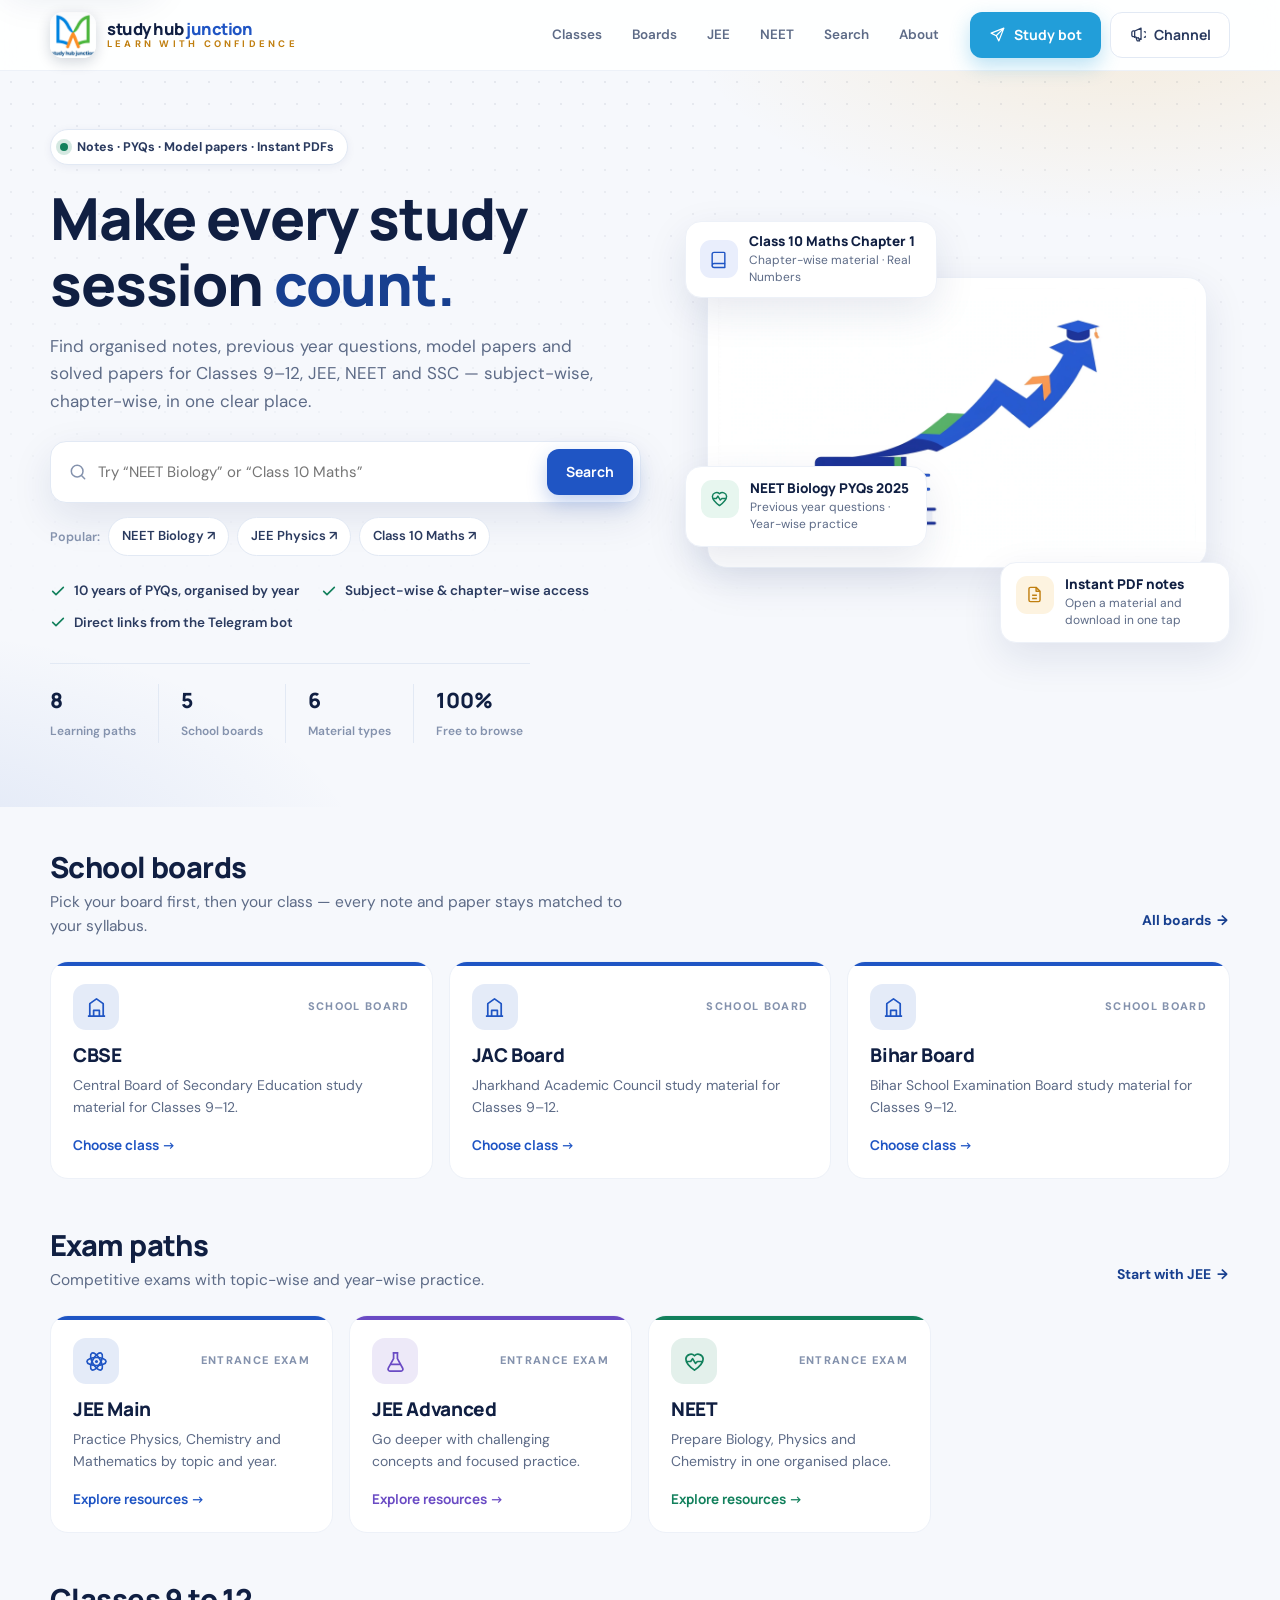
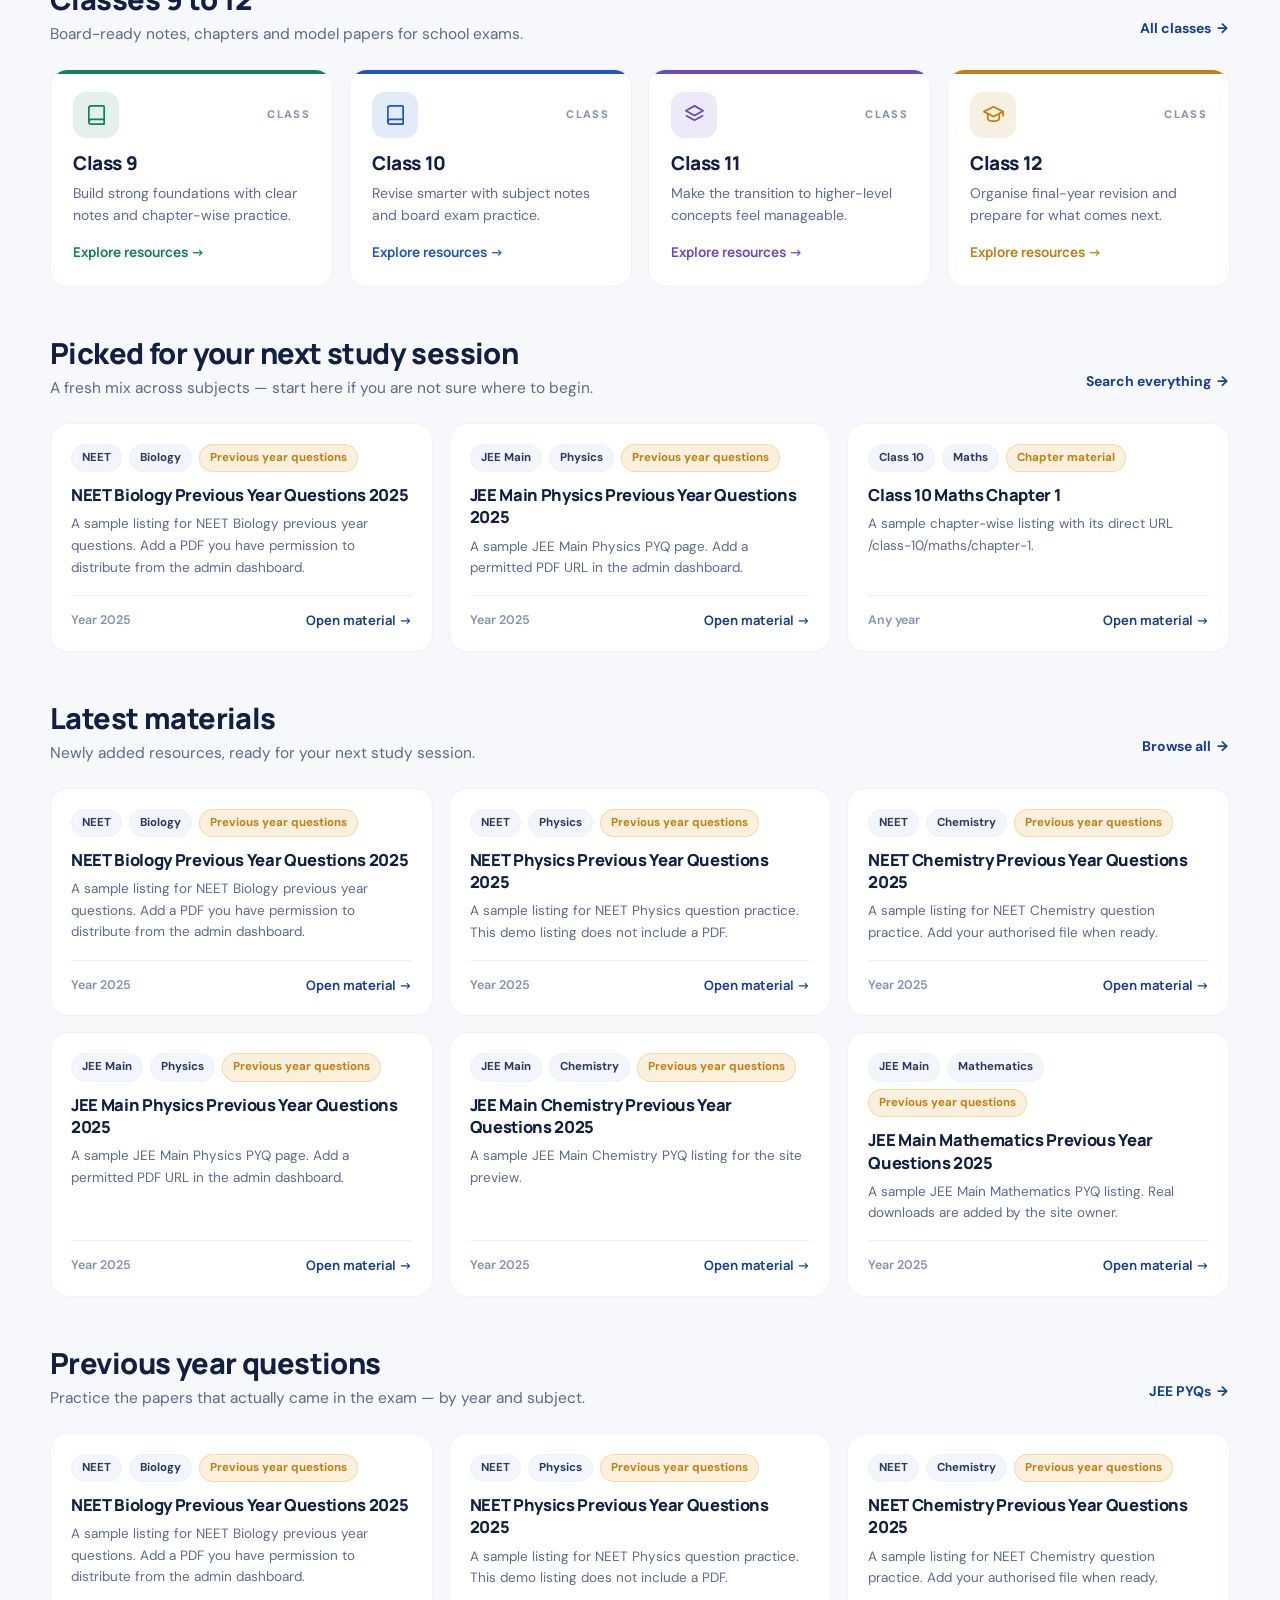
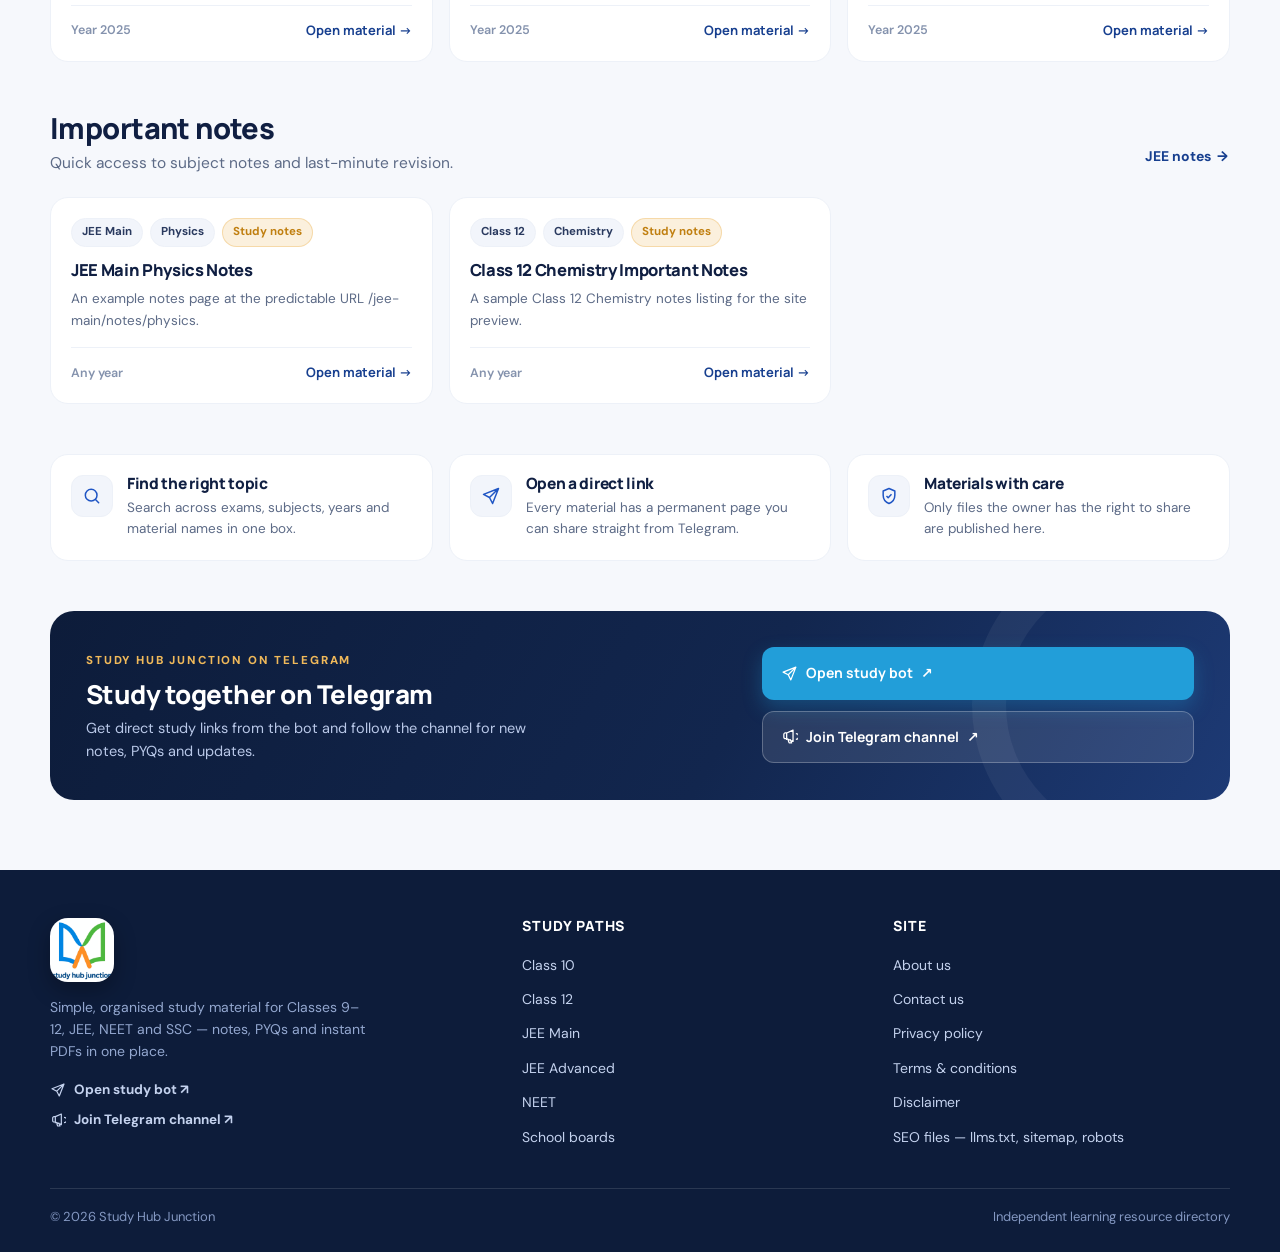
<file: index.html>
<!doctype html>
<html lang="en">
<head>
<meta charset="UTF-8">
<meta name="viewport" content="width=device-width, initial-scale=1, viewport-fit=cover">
<meta name="color-scheme" content="light dark">
<meta name="theme-color" content="#f6f8fc" media="(prefers-color-scheme: light)">
<meta name="theme-color" content="#0a111f" media="(prefers-color-scheme: dark)">
<title>Study Hub Junction — learn with confidence</title>
<meta name="description" content="Find class notes, exam preparation resources and previous year questions on Study Hub Junction.">
<meta name="robots" content="index,follow,max-image-preview:large">
<meta name="author" content="Study Hub Junction">
<meta name="google-site-verification" content="9OMlhvTOkKKcQzEDEyai8x-kosGaONepYuMpAsrcFt4">
<!-- Bing Webmaster Tools: replace the content value below with the code from
     Bing Webmaster Tools (Settings > Verify ownership), or upload BingSiteAuth.xml to the site root. -->
<meta name="msvalidate.01" content="PASTE_YOUR_BING_VERIFICATION_CODE_HERE">
<meta name="google-adsense-account" content="ca-pub-8672957876641344">
<script async src="https://pagead2.googlesyndication.com/pagead/js/adsbygoogle.js?client=ca-pub-8672957876641344" crossorigin="anonymous"></script>
<script>(function(w,d,s,l,i){w[l]=w[l]||[];w[l].push({"gtm.start":new Date().getTime(),event:"gtm.js"});var f=d.getElementsByTagName(s)[0],j=d.createElement(s),dl=l!=="dataLayer"?"&l="+l:"";j.async=true;j.src="https://www.googletagmanager.com/gtm.js?id="+i+dl;f.parentNode.insertBefore(j,f);})(window,document,"script","dataLayer","GTM-TCZ73NZS");</script>
<script async src="https://www.googletagmanager.com/gtag/js?id=G-7ERHRGQ8KY"></script>
<script>window.dataLayer=window.dataLayer||[];function gtag(){dataLayer.push(arguments);}gtag("js",new Date());gtag("config","G-7ERHRGQ8KY",{send_page_view:false});</script>
<meta property="og:type" content="website">
<meta property="og:site_name" content="Study Hub Junction">
<meta property="og:url" content="https://study-hub-junction-eight.vercel.app/">
<meta property="og:title" content="Study Hub Junction — learn with confidence">
<meta property="og:description" content="Find class notes, exam preparation resources and previous year questions on Study Hub Junction.">
<meta property="og:image" content="https://study-hub-junction-eight.vercel.app/assets/logo.png">
<meta property="og:image:secure_url" content="https://study-hub-junction-eight.vercel.app/assets/logo.png">
<meta property="og:image:type" content="image/png">
<meta property="og:image:width" content="1600">
<meta property="og:image:height" content="1600">
<meta property="og:image:alt" content="Study Hub Junction — study materials, PYQs and instant PDFs">
<meta name="twitter:card" content="summary">
<meta name="twitter:title" content="Study Hub Junction — learn with confidence">
<meta name="twitter:description" content="Find class notes, exam preparation resources and previous year questions on Study Hub Junction.">
<meta name="twitter:image" content="https://study-hub-junction-eight.vercel.app/assets/logo.png">
<meta name="twitter:image:alt" content="Study Hub Junction — study materials, PYQs and instant PDFs">
<link rel="icon" type="image/png" href="assets/logo.png">
<link rel="apple-touch-icon" href="assets/logo.png">
<link rel="canonical" href="https://study-hub-junction-eight.vercel.app/">
<link rel="sitemap" type="application/xml" href="assets/sitemap.xml">
<link rel="preconnect" href="https://fonts.googleapis.com">
<link rel="preconnect" href="https://fonts.gstatic.com" crossorigin>
<link href="https://fonts.googleapis.com/css2?family=Manrope:wght@500;600;700;800&family=DM+Sans:opsz,wght@9..40,400;9..40,500;9..40,600;9..40,700&display=swap" rel="stylesheet">
<script type="application/ld+json" id="site-structured-data">
{"@context":"https://schema.org","@graph":[
{"@type":"WebSite","@id":"https://study-hub-junction-eight.vercel.app/#website","url":"https://study-hub-junction-eight.vercel.app/","name":"Study Hub Junction","description":"Find class notes, exam preparation resources and previous year questions on Study Hub Junction.","inLanguage":"en","potentialAction":{"@type":"SearchAction","target":{"@type":"EntryPoint","urlTemplate":"https://study-hub-junction-eight.vercel.app/search?q={search_term_string}"},"query-input":"required name=search_term_string"}},
{"@type":"Organization","@id":"https://study-hub-junction-eight.vercel.app/#organization","name":"Study Hub Junction","url":"https://study-hub-junction-eight.vercel.app/","logo":"https://study-hub-junction-eight.vercel.app/assets/logo.png","sameAs":["https://t.me/Study_hub_junction_bot","https://t.me/pickzenloots"],"contactPoint":{"@type":"ContactPoint","email":"ankittkumar864@gmail.com","contactType":"customer support"}}
]}
</script>
<style>
:root{
  color-scheme:light;
  --ink:#101f42; --ink-soft:#2a3a5f; --muted:#5d6b87; --faint:#8492ad;
  --blue:#1f55c4; --blue-deep:#173f8f; --blue-ink:#0d2a63;
  --gold:#e9a32b; --gold-deep:#c07f10; --mint:#12805c; --violet:#6a4bc4;
  --line:#e2e9f4; --line-soft:#edf1f8;
  --surface:#ffffff; --surface-2:#f2f5fb; --canvas:#f6f8fc;
  --navy:#0d1c3a; --navy-2:#12264e;
  --shadow-sm:0 2px 10px rgba(16,42,96,.06);
  --shadow:0 14px 40px rgba(16,42,96,.10);
  --shadow-lg:0 28px 70px rgba(13,28,63,.16);
  --radius:18px;
  --font-head:"Manrope",system-ui,sans-serif;
  --font-body:"DM Sans",system-ui,sans-serif;
}
@media (prefers-color-scheme: dark){
  :root{
    color-scheme:dark;
    --ink:#e9eef9; --ink-soft:#c3cfe6; --muted:#9dacc9; --faint:#71809e;
    --blue:#6f9bf5; --blue-deep:#8db1f7; --blue-ink:#b9cdfb;
    --gold:#f0b95a; --gold-deep:#f0b95a; --mint:#3ec79a; --violet:#a68ef0;
    --line:#24334f; --line-soft:#1b2947;
    --surface:#101c33; --surface-2:#0d1729; --canvas:#0a111f;
    --navy:#0a1526; --navy-2:#0e1e3a;
    --shadow-sm:0 2px 10px rgba(0,0,0,.3);
    --shadow:0 14px 40px rgba(0,0,0,.4);
    --shadow-lg:0 28px 70px rgba(0,0,0,.5);
  }
}
*{box-sizing:border-box}
html{min-width:320px;scroll-behavior:smooth;background:var(--canvas);overflow-x:clip}
body{overflow-x:clip}
body{margin:0;color:var(--ink);font-family:var(--font-body);font-size:15.5px;line-height:1.6;background:var(--canvas);-webkit-font-smoothing:antialiased;text-rendering:optimizeLegibility}
button,input,select,textarea{font:inherit;color:inherit}
button,a{-webkit-tap-highlight-color:transparent}
a{color:inherit;text-decoration:none}
img{display:block;max-width:100%}
h1,h2,h3{font-family:var(--font-head);letter-spacing:-.02em;line-height:1.14;margin:0}
p{margin:0}
::selection{background:#f6d488;color:#3a2a05}
:focus-visible{outline:2px solid var(--blue);outline-offset:2px;border-radius:6px}
button,[role="button"],select,summary,input:not([type="checkbox"],[type="radio"]){min-height:2.25rem}
.container{width:min(1180px,calc(100% - 40px));margin-inline:auto}
.skip-link{position:fixed;z-index:99;top:8px;left:8px;transform:translateY(-160%);padding:10px 16px;background:var(--surface);border-radius:10px;box-shadow:var(--shadow);font-weight:600}
.skip-link:focus{transform:none}

/* ---------- Header ---------- */
.site-header{position:sticky;top:0;z-index:40;background:color-mix(in srgb,var(--surface) 88%,transparent);backdrop-filter:blur(14px);-webkit-backdrop-filter:blur(14px);border-bottom:1px solid var(--line-soft);transition:box-shadow .25s}
.site-header.scrolled{box-shadow:0 8px 30px rgba(13,28,63,.08)}
.header-inner{height:70px;display:flex;align-items:center;gap:18px}
.brand{display:inline-flex;align-items:center;gap:11px;min-width:0;flex:0 0 auto}
.brand-logo{width:46px;height:46px;border-radius:13px;object-fit:cover;box-shadow:0 4px 14px rgba(13,28,63,.18)}
.brand-text{line-height:1.05;white-space:nowrap}
.brand-text strong{display:block;font-family:var(--font-head);font-weight:800;font-size:16.5px;letter-spacing:-.03em;color:var(--ink)}
.brand-text strong em{font-style:normal;color:var(--blue)}
.brand-text small{display:block;font-size:9.5px;font-weight:700;letter-spacing:.34em;text-transform:uppercase;color:var(--gold-deep);margin-top:3px}
.main-nav{display:flex;align-items:center;gap:4px;margin-left:auto}
.main-nav a{padding:9px 13px;border-radius:11px;font-size:13.5px;font-weight:600;color:var(--muted);position:relative;transition:color .18s,background .18s}
.main-nav a:hover{color:var(--blue-deep);background:var(--surface-2)}
.main-nav a[aria-current="page"]{color:var(--blue-deep);background:var(--surface-2)}
.main-nav a[aria-current="page"]::after{content:"";position:absolute;left:13px;right:13px;bottom:4px;height:2px;border-radius:2px;background:var(--gold)}
.header-actions{display:flex;align-items:center;gap:9px;flex:0 0 auto}
.btn{display:inline-flex;align-items:center;justify-content:center;gap:8px;padding:11px 18px;border-radius:12px;border:1px solid transparent;font-family:var(--font-head);font-weight:700;font-size:14px;cursor:pointer;transition:transform .18s,box-shadow .18s,background .18s,border-color .18s;white-space:nowrap}
.btn:active{transform:translateY(1px) scale(.99)}
.btn svg{width:17px;height:17px;flex:0 0 auto}
.btn-primary{background:var(--blue);color:#fff;box-shadow:0 8px 20px rgba(31,85,196,.28)}
.btn-primary:hover{background:var(--blue-deep);transform:translateY(-1px)}
.btn-gold{background:var(--gold);color:#3a2703;box-shadow:0 8px 20px rgba(233,163,43,.3)}
.btn-gold:hover{transform:translateY(-1px)}
.btn-outline{background:var(--surface);border-color:var(--line);color:var(--ink-soft)}
.btn-outline:hover{border-color:var(--blue);color:var(--blue-deep)}
.btn-telegram{background:#229ed9;color:#fff;box-shadow:0 8px 20px rgba(34,158,217,.3)}
.btn-telegram:hover{transform:translateY(-1px)}
.btn[disabled]{opacity:.55;cursor:not-allowed;box-shadow:none}
.btn-sm{padding:8px 13px;font-size:13px;border-radius:10px}
.menu-toggle{display:none;width:44px;height:44px;border:1px solid var(--line);background:var(--surface);border-radius:12px;cursor:pointer;flex-direction:column;align-items:center;justify-content:center;gap:5px}
.menu-toggle span{display:block;width:18px;height:2px;border-radius:2px;background:var(--ink);transition:transform .2s,opacity .2s}
.menu-toggle[aria-expanded="true"] span:nth-child(1){transform:translateY(7px) rotate(45deg)}
.menu-toggle[aria-expanded="true"] span:nth-child(2){opacity:0}
.menu-toggle[aria-expanded="true"] span:nth-child(3){transform:translateY(-7px) rotate(-45deg)}

/* ---------- Hero ---------- */
.hero{position:relative;overflow:hidden;background:
  radial-gradient(720px 340px at 88% -60px,rgba(233,163,43,.16),transparent 62%),
  radial-gradient(820px 420px at -120px 110%,rgba(31,85,196,.12),transparent 60%),
  var(--canvas)}
.hero::before{content:"";position:absolute;inset:0;background-image:radial-gradient(color-mix(in srgb,var(--ink) 7%,transparent) 1px,transparent 1px);background-size:22px 22px;mask-image:linear-gradient(to bottom,black,transparent 78%);pointer-events:none}
.hero-layout{position:relative;display:grid;grid-template-columns:1.04fr .96fr;gap:44px;align-items:center;padding:58px 0 64px}
.hero-layout>*{min-width:0}
.hero-copy{max-width:100%}
.hero-eyebrow{display:inline-flex;align-items:center;gap:9px;padding:7px 13px 7px 9px;border:1px solid var(--line);background:var(--surface);border-radius:99px;font-size:12.5px;font-weight:700;color:var(--ink-soft);box-shadow:var(--shadow-sm)}
.hero-eyebrow .dot{width:8px;height:8px;border-radius:50%;background:var(--mint);box-shadow:0 0 0 4px color-mix(in srgb,var(--mint) 18%,transparent)}
.hero h1{font-size:clamp(38px,4.6vw,58px);font-weight:800;margin:20px 0 16px;color:var(--ink)}
.hero h1 .hl{position:relative;color:var(--blue-deep);white-space:nowrap}
.hero h1 .hl::after{content:"";position:absolute;left:0;right:0;bottom:4px;height:9px;border-radius:5px;background:color-mix(in srgb,var(--gold) 55%,transparent);z-index:-1}
.hero-copy{font-size:17px;color:var(--muted);max-width:34rem}
.search-form{margin-top:26px;display:flex;align-items:center;gap:8px;background:var(--surface);border:1px solid var(--line);border-radius:16px;padding:7px;box-shadow:var(--shadow)}
.search-form .s-icon{width:20px;height:20px;margin-left:10px;color:var(--faint);flex:0 0 auto}
.search-form input{flex:1;min-width:0;border:0;background:transparent;font-size:15px;color:var(--ink)}
.search-form input:focus{outline:none}
.search-form:focus-within{border-color:var(--blue);box-shadow:0 0 0 4px color-mix(in srgb,var(--blue) 14%,transparent),var(--shadow)}
.search-chips{display:flex;flex-wrap:wrap;gap:8px;margin-top:14px;align-items:center}
.search-chips span{font-size:12.5px;color:var(--faint);font-weight:600}
.chip{display:inline-flex;align-items:center;gap:6px;padding:8px 13px;border-radius:99px;border:1px solid var(--line);background:var(--surface);font-size:13px;font-weight:600;color:var(--ink-soft);transition:border-color .18s,color .18s,transform .18s}
.chip:hover{border-color:var(--blue);color:var(--blue-deep);transform:translateY(-1px)}
.hero-points{display:flex;flex-wrap:wrap;gap:10px 22px;margin-top:24px}
.hero-points li{display:flex;align-items:center;gap:8px;font-size:13.5px;font-weight:600;color:var(--ink-soft);list-style:none}
.hero-points{padding:0;margin-bottom:0}
.hero-points svg{width:16px;height:16px;color:var(--mint)}
.hero-stats{display:flex;gap:0;margin-top:30px;border-top:1px solid var(--line);padding-top:20px;max-width:30rem}
.hero-stats div{padding-right:22px;margin-right:22px;border-right:1px solid var(--line)}
.hero-stats div:last-child{border-right:0;margin-right:0;padding-right:0}
.hero-stats strong{display:block;font-family:var(--font-head);font-size:21px;font-weight:800;color:var(--ink)}
.hero-stats small{font-size:12px;color:var(--faint);font-weight:600}

/* hero visual */
.hero-visual{position:relative;min-height:430px}
.hero-art{position:relative;width:min(500px,94%);margin:56px auto 76px;background:#fff;border:1px solid var(--line-soft);border-radius:20px;padding:10px;box-shadow:var(--shadow)}
.hero-art-img{display:block;width:100%;height:auto;object-fit:contain;border-radius:12px}
.float-card{position:absolute;z-index:3;background:var(--surface);border:1px solid var(--line-soft);border-radius:16px;box-shadow:var(--shadow);padding:13px 15px;display:flex;gap:11px;align-items:flex-start;animation:floaty 6s ease-in-out infinite}
.float-card .fc-icon{width:38px;height:38px;border-radius:11px;display:grid;place-items:center;flex:0 0 auto}
.float-card .fc-icon svg{width:19px;height:19px}
.float-card strong{display:block;font-family:var(--font-head);font-size:13.5px;font-weight:800;line-height:1.3}
.float-card small{display:block;font-size:12px;color:var(--muted);margin-top:2px;line-height:1.4}
.fc-pyq{left:0;bottom:104px;max-width:242px}
.fc-notes{right:0;bottom:8px;max-width:230px;animation-delay:-3s}
.fc-ring{top:0;left:0;padding:11px 14px;align-items:center;animation-delay:-1.5s;max-width:252px}
.fc-ring small{white-space:normal}
.ring{width:46px;height:46px;flex:0 0 auto}
.ring circle{fill:none;stroke-width:5}
.ring .ring-bg{stroke:var(--line)}
.ring .ring-val{stroke:var(--mint);stroke-linecap:round;transform:rotate(-90deg);transform-origin:center}
.ring text{font-family:var(--font-head);font-size:12px;font-weight:800;fill:var(--ink)}
@keyframes floaty{0%,100%{transform:translateY(0)}50%{transform:translateY(-9px)}}

/* ---------- Sections & cards ---------- */
.section{padding:44px 0 6px}
.section-head{display:flex;align-items:flex-end;justify-content:space-between;gap:20px;margin-bottom:22px}
.section-head h2{font-size:clamp(23px,2.6vw,29px);font-weight:800}
.section-head p{color:var(--muted);margin-top:6px;max-width:36rem}
.text-link{font-weight:700;color:var(--blue-deep);font-size:14px;display:inline-flex;gap:6px;align-items:center;white-space:nowrap;padding:8px 2px}
.text-link:hover{text-decoration:underline}
.grid{display:grid;gap:16px}
.grid-3{grid-template-columns:repeat(3,1fr)}
.grid-4{grid-template-columns:repeat(4,1fr)}
.grid-2{grid-template-columns:repeat(2,1fr)}
.path-card{position:relative;display:flex;flex-direction:column;background:var(--surface);border:1px solid var(--line-soft);border-radius:var(--radius);padding:22px;overflow:hidden;transition:transform .22s,box-shadow .22s,border-color .22s}
.path-card::before{content:"";position:absolute;top:0;left:0;right:0;height:4px;background:var(--accent,var(--blue))}
.path-card:hover{transform:translateY(-4px);box-shadow:var(--shadow);border-color:var(--line)}
.path-top{display:flex;align-items:center;justify-content:space-between;margin-bottom:15px}
.path-icon{width:46px;height:46px;border-radius:13px;display:grid;place-items:center;background:color-mix(in srgb,var(--accent,var(--blue)) 12%,var(--surface));color:var(--accent,var(--blue))}
.path-icon svg{width:23px;height:23px}
.path-kind{font-size:11px;font-weight:800;letter-spacing:.12em;text-transform:uppercase;color:var(--faint)}
.path-card h3{font-size:19px;font-weight:800}
.path-card p{color:var(--muted);font-size:14px;margin-top:7px;flex:1}
.path-arrow{margin-top:16px;font-family:var(--font-head);font-weight:700;font-size:13.5px;color:var(--accent,var(--blue));display:inline-flex;gap:7px;align-items:center}
.path-card:hover .path-arrow{gap:11px}
.path-arrow{transition:gap .2s}
.accent-blue{--accent:#1f55c4}.accent-mint{--accent:#12805c}.accent-violet{--accent:#6a4bc4}.accent-amber{--accent:#c07f10}
@media (prefers-color-scheme: dark){.accent-blue{--accent:#6f9bf5}.accent-mint{--accent:#3ec79a}.accent-violet{--accent:#a68ef0}.accent-amber{--accent:#f0b95a}}
.material-card{display:flex;flex-direction:column;background:var(--surface);border:1px solid var(--line-soft);border-radius:var(--radius);padding:20px;transition:transform .22s,box-shadow .22s,border-color .22s}
.material-card:hover{transform:translateY(-4px);box-shadow:var(--shadow);border-color:var(--line)}
.pills{display:flex;flex-wrap:wrap;gap:7px;margin-bottom:12px}
.pill{display:inline-flex;align-items:center;gap:5px;padding:4px 10px;border-radius:99px;background:var(--surface-2);border:1px solid var(--line-soft);font-size:11.5px;font-weight:700;color:var(--ink-soft)}
.pill-type{background:color-mix(in srgb,var(--gold) 16%,var(--surface));border-color:color-mix(in srgb,var(--gold) 30%,transparent);color:var(--gold-deep)}
.material-card h3{font-size:16.5px;font-weight:800;line-height:1.35}
.material-card p{color:var(--muted);font-size:13.5px;margin-top:7px;flex:1;display:-webkit-box;-webkit-line-clamp:3;-webkit-box-orient:vertical;overflow:hidden}
.material-foot{display:flex;align-items:center;justify-content:space-between;gap:10px;margin-top:16px;padding-top:14px;border-top:1px solid var(--line-soft);font-size:12.5px;color:var(--faint);font-weight:600}
.material-cta{font-family:var(--font-head);font-weight:700;color:var(--blue-deep);font-size:13px;display:inline-flex;gap:6px;align-items:center}
.feature-strip{display:grid;grid-template-columns:repeat(3,1fr);gap:16px}
.feature-item{display:flex;gap:14px;background:var(--surface);border:1px solid var(--line-soft);border-radius:var(--radius);padding:20px}
.feature-item .fi-icon{width:42px;height:42px;border-radius:12px;background:var(--surface-2);border:1px solid var(--line-soft);display:grid;place-items:center;color:var(--blue);flex:0 0 auto}
.feature-item .fi-icon svg{width:20px;height:20px}
.feature-item h3{font-size:15.5px;font-weight:800}
.feature-item p{font-size:13.5px;color:var(--muted);margin-top:4px}
.telegram-banner{position:relative;overflow:hidden;border-radius:24px;background:linear-gradient(120deg,var(--navy) 0%,var(--navy-2) 58%,#1d3a75 100%);color:#eaf0fd;padding:36px;display:grid;grid-template-columns:1.2fr .8fr;gap:28px;align-items:center}
.telegram-banner::after{content:"";position:absolute;right:-70px;top:-70px;width:260px;height:260px;border-radius:50%;border:34px solid rgba(255,255,255,.05)}
.telegram-banner .tk{font-size:11.5px;font-weight:800;letter-spacing:.16em;text-transform:uppercase;color:#f0b95a}
.telegram-banner h2{color:#fff;font-size:26px;font-weight:800;margin-top:8px}
.telegram-banner p{color:#b9c8e8;margin-top:8px;font-size:14.5px;max-width:30rem}
.telegram-actions{display:flex;flex-direction:column;gap:11px;position:relative;z-index:1}
.telegram-actions .btn{justify-content:flex-start;padding:14px 18px}
.btn-channel{background:rgba(255,255,255,.1);color:#fff;border-color:rgba(255,255,255,.25)}
.btn-channel:hover{background:rgba(255,255,255,.18)}

/* ---------- Inner pages ---------- */
.page-content{padding:34px 0 30px}
.breadcrumbs{display:flex;flex-wrap:wrap;align-items:center;gap:7px;font-size:13px;color:var(--faint);font-weight:600;margin-bottom:20px}
.breadcrumbs a{padding:6px 2px}
.breadcrumbs a:hover{color:var(--blue-deep)}
.crumb-sep{color:var(--line)}
.page-heading{max-width:46rem;margin-bottom:26px}
.page-heading .eyebrow{display:inline-block;font-size:11.5px;font-weight:800;letter-spacing:.14em;text-transform:uppercase;color:var(--gold-deep);margin-bottom:10px}
.page-heading h1{font-size:clamp(28px,3.6vw,40px);font-weight:800}
.page-heading p{color:var(--muted);margin-top:10px;font-size:16px}
.tabs{display:flex;flex-wrap:wrap;gap:8px;margin-bottom:24px}
.tabs a{display:inline-flex;align-items:center;gap:7px;padding:10px 15px;border-radius:99px;border:1px solid var(--line);background:var(--surface);font-size:13.5px;font-weight:700;color:var(--ink-soft);transition:all .18s}
.tabs a:hover{border-color:var(--blue);color:var(--blue-deep)}
.tabs a.active{background:var(--blue);border-color:var(--blue);color:#fff;box-shadow:0 6px 16px rgba(31,85,196,.25)}
.empty-state{text-align:center;background:var(--surface);border:1px dashed var(--line);border-radius:var(--radius);padding:44px 24px}
.empty-state .empty-mark{width:56px;height:56px;margin:0 auto 16px;border-radius:50%;background:var(--surface-2);display:grid;place-items:center;color:var(--faint)}
.empty-state .empty-mark svg{width:26px;height:26px}
.empty-state h2{font-size:20px;font-weight:800}
.empty-state p{color:var(--muted);margin:8px auto 18px;max-width:26rem}
.detail-grid{display:grid;grid-template-columns:1.65fr 1fr;gap:20px;align-items:start}
.panel{background:var(--surface);border:1px solid var(--line-soft);border-radius:var(--radius);padding:26px}
.panel h2{font-size:19px;font-weight:800;margin-bottom:12px}
.panel p{color:var(--muted)}
.notice{margin-top:16px;padding:13px 15px;border-radius:12px;background:color-mix(in srgb,var(--gold) 12%,var(--surface));border:1px solid color-mix(in srgb,var(--gold) 32%,transparent);font-size:13.5px;color:var(--ink-soft)}
.meta-list{display:grid;grid-template-columns:repeat(auto-fit,minmax(130px,1fr));gap:12px;margin-top:20px}
.meta-item{background:var(--surface-2);border:1px solid var(--line-soft);border-radius:13px;padding:12px 14px}
.meta-item small{display:block;font-size:11px;font-weight:800;letter-spacing:.1em;text-transform:uppercase;color:var(--faint)}
.meta-item strong{display:block;margin-top:3px;font-family:var(--font-head);font-size:14.5px}
.detail-actions{display:flex;flex-wrap:wrap;gap:10px;margin-top:22px}
.pdf-preview{margin-top:20px;border:1px solid var(--line);border-radius:14px;overflow:hidden}
.pdf-preview iframe{width:100%;height:480px;border:0;display:block;background:var(--surface-2)}
.related-list{display:grid;gap:4px}
.related-item{display:block;padding:11px 12px;border-radius:12px;transition:background .18s}
.related-item:hover{background:var(--surface-2)}
.related-item strong{display:block;font-size:14px;font-family:var(--font-head)}
.related-item small{color:var(--faint);font-size:12.5px}
.side-panel{background:var(--surface);border:1px solid var(--line-soft);border-radius:var(--radius);padding:22px;margin-bottom:16px}
.side-panel h2{font-size:16.5px;font-weight:800;margin-bottom:10px}
.side-panel p{color:var(--muted);font-size:14px}
.prev-next{display:flex;gap:10px;margin-top:20px;flex-wrap:wrap}
.feedback-panel{margin-top:26px;border-top:1px solid var(--line-soft);padding-top:22px}
.feedback-head{display:flex;justify-content:space-between;align-items:flex-start;gap:14px}
.stars{display:flex;gap:4px}
.stars button{width:38px;height:38px;border-radius:10px;border:1px solid var(--line);background:var(--surface);cursor:pointer;font-size:17px;color:var(--faint);display:grid;place-items:center;transition:all .15s}
.stars button.on{color:var(--gold-deep);border-color:var(--gold);background:color-mix(in srgb,var(--gold) 12%,var(--surface))}
.feedback-status{font-size:13.5px;color:var(--muted);margin-top:8px}
.feedback-form{margin-top:16px;display:grid;gap:10px}
.feedback-form label{font-size:13px;font-weight:700}
.feedback-form input,.feedback-form textarea{width:100%;border:1px solid var(--line);border-radius:12px;background:var(--surface);padding:11px 13px;font-size:14.5px}
.feedback-form textarea{min-height:84px;resize:vertical}
.comment{border-top:1px solid var(--line-soft);padding:13px 0}
.comment strong{font-family:var(--font-head);font-size:14px}
.comment time{color:var(--faint);font-size:12px;margin-left:8px}
.comment p{color:var(--muted);font-size:14px;margin-top:3px}

/* ---------- Forms / admin ---------- */
.form-panel{background:var(--surface);border:1px solid var(--line-soft);border-radius:var(--radius);padding:26px;margin-bottom:18px}
.form-panel h2{font-size:18px;font-weight:800;margin-bottom:6px}
.field-hint{font-size:13px;color:var(--muted)}
.form-grid{display:grid;grid-template-columns:1fr 1fr;gap:15px;margin-top:16px}
.field{display:grid;gap:6px}
.field.full{grid-column:1/-1}
.field label{font-size:13px;font-weight:700}
.field input,.field select,.field textarea{width:100%;border:1px solid var(--line);border-radius:12px;background:var(--surface);padding:11px 13px;font-size:14.5px}
.field textarea{min-height:88px;resize:vertical}
.field input:focus,.field select:focus,.field textarea:focus,.feedback-form input:focus,.feedback-form textarea:focus{outline:none;border-color:var(--blue);box-shadow:0 0 0 4px color-mix(in srgb,var(--blue) 13%,transparent)}
.form-check{display:flex;gap:10px;align-items:flex-start;font-size:14px;font-weight:600;padding:8px 0}
.form-check input{width:20px;height:20px;margin-top:2px;accent-color:var(--blue)}
.form-actions{display:flex;flex-wrap:wrap;gap:10px;margin-top:20px}
.error-banner{background:#fdeeee;border:1px solid #f3c2c2;color:#8c2323;border-radius:14px;padding:14px 16px;font-size:14px;margin-bottom:18px}
@media (prefers-color-scheme: dark){.error-banner{background:#3a1620;border-color:#6e2436;color:#f3b8c4}}
.ok-banner{background:color-mix(in srgb,var(--mint) 10%,var(--surface));border:1px solid color-mix(in srgb,var(--mint) 35%,transparent);color:var(--ink-soft);border-radius:14px;padding:14px 16px;font-size:14px;margin-bottom:18px}
.admin-layout{display:grid;grid-template-columns:1fr 1fr;gap:18px;align-items:start}
.admin-toolbar{display:flex;flex-wrap:wrap;align-items:center;justify-content:space-between;gap:12px;margin-bottom:18px}
.admin-item{display:flex;justify-content:space-between;gap:14px;padding:14px 0;border-top:1px solid var(--line-soft)}
.admin-item h3{font-size:15px}
.admin-item small{color:var(--faint);font-size:12.5px;word-break:break-all}
.admin-actions{display:flex;gap:7px;flex:0 0 auto;flex-wrap:wrap}
.small-btn{padding:8px 12px;border-radius:9px;border:1px solid var(--line);background:var(--surface);font-size:12.5px;font-weight:700;cursor:pointer;min-height:36px}
.small-btn:hover{border-color:var(--blue);color:var(--blue-deep)}
.small-btn.danger:hover{border-color:#c0392b;color:#c0392b}
.pdf-upload{border:1.5px dashed var(--line);border-radius:14px;background:var(--surface-2);padding:16px;display:grid;gap:10px}
.pdf-upload-row{display:flex;align-items:center;gap:12px;flex-wrap:wrap}
.pdf-upload-name{font-size:13.5px;color:var(--muted);word-break:break-all}
.pdf-upload-name strong{color:var(--ink);font-weight:700}
.pdf-progress{height:8px;border-radius:99px;background:var(--line-soft);overflow:hidden;display:none}
.pdf-progress.on{display:block}
.pdf-progress i{display:block;height:100%;width:0;background:var(--blue);border-radius:99px;transition:width .2s ease}
.pdf-upload-status{font-size:13px;display:none}
.pdf-upload-status.on{display:block}
.pdf-upload-status.ok{color:var(--mint);font-weight:600}
.pdf-upload-status.err{color:#c0392b;font-weight:600}
.health-list{display:grid;gap:10px;margin-top:14px}
.health-row{display:flex;gap:12px;align-items:flex-start;padding:13px 14px;border:1px solid var(--line-soft);border-radius:13px;background:var(--surface-2)}
.health-row .h-ic{width:30px;height:30px;border-radius:9px;display:grid;place-items:center;flex:0 0 auto;background:var(--surface);border:1px solid var(--line-soft)}
.health-row .h-ic svg{width:16px;height:16px}
.health-row strong{font-size:14px;font-family:var(--font-head);display:block}
.health-row p{font-size:13px;color:var(--muted)}
.health-row code{font-size:12px;background:var(--surface);border:1px solid var(--line);padding:1px 6px;border-radius:6px;word-break:break-all}
.logo-admin{display:flex;gap:18px;align-items:center;flex-wrap:wrap}
.logo-admin img{width:96px;height:96px;border-radius:22px;object-fit:cover;box-shadow:var(--shadow)}
.file-pack{display:grid;gap:12px}
.file-row{display:flex;align-items:center;gap:14px;background:var(--surface);border:1px solid var(--line-soft);border-radius:14px;padding:16px 18px;flex-wrap:wrap}
.file-row .f-ic{width:42px;height:42px;border-radius:12px;background:var(--surface-2);border:1px solid var(--line-soft);display:grid;place-items:center;color:var(--blue);flex:0 0 auto}
.file-row .f-ic svg{width:20px;height:20px}
.file-row strong{font-family:var(--font-head);font-size:15px;display:block}
.file-row p{font-size:13px;color:var(--muted)}
.file-row .f-actions{margin-left:auto;display:flex;gap:8px;flex-wrap:wrap}
pre.file-view{background:var(--navy);color:#d7e3fb;border-radius:14px;padding:18px;font-size:12.5px;line-height:1.65;overflow:auto;max-height:340px;white-space:pre-wrap;word-break:break-word;margin:0}
.policy-panel{background:var(--surface);border:1px solid var(--line-soft);border-radius:var(--radius);padding:30px;max-width:52rem}
.policy-panel h2{font-size:18px;margin:22px 0 8px}
.policy-panel h2:first-child{margin-top:0}
.policy-panel p{color:var(--muted);margin-bottom:10px}
.policy-panel a{color:var(--blue-deep);font-weight:600}

/* ---------- Footer ---------- */
.site-footer{margin-top:64px;background:var(--navy);color:#c4d2ee}
.footer-main{display:grid;grid-template-columns:1.3fr 1fr 1fr;gap:34px;padding:48px 0 34px}
.footer-brand .brand-text strong{color:#fff}
.footer-brand p{font-size:14px;color:#93a7cf;margin-top:14px;max-width:20rem}
.footer-logo{width:64px;height:64px;border-radius:18px;object-fit:cover;box-shadow:0 8px 22px rgba(0,0,0,.3)}
.footer-col h3{color:#fff;font-size:14px;font-weight:800;letter-spacing:.06em;text-transform:uppercase;margin-bottom:14px}
.footer-col a{display:block;padding:6px 0;font-size:14px;color:#c4d2ee}
.footer-col a:hover{color:#fff}
.footer-tg{display:flex;flex-direction:column;gap:9px;margin-top:16px}
.footer-tg a{display:inline-flex;align-items:center;gap:8px;font-weight:700;font-size:13.5px}
.footer-tg svg{width:16px;height:16px}
.footer-bottom{border-top:1px solid rgba(255,255,255,.12);padding:18px 0 24px;display:flex;flex-wrap:wrap;gap:8px 22px;justify-content:space-between;font-size:13px;color:#8498c2}
.mobile-bar{display:none}
.toast-region{position:fixed;bottom:22px;left:50%;transform:translateX(-50%);z-index:80;display:grid;gap:8px;width:min(440px,calc(100% - 32px))}
.toast{background:var(--navy);color:#fff;padding:13px 17px;border-radius:13px;box-shadow:var(--shadow-lg);font-size:14px;font-weight:600;text-align:center;animation:toast-in .25s ease}
.toast.error{background:#8c2323}
@keyframes toast-in{from{opacity:0;transform:translateY(8px)}to{opacity:1;transform:none}}
.reveal{opacity:1;transform:none}
.reveal.in{opacity:1;transform:none}

/* ---------- Responsive ---------- */
@media (max-width:1020px){
  .hero-layout{grid-template-columns:1fr;padding:44px 0 54px}
  .hero-visual{min-height:400px;max-width:560px}
  .grid-4{grid-template-columns:repeat(2,1fr)}
  .grid-3{grid-template-columns:repeat(2,1fr)}
  .feature-strip{grid-template-columns:1fr}
  .telegram-banner{grid-template-columns:1fr}
  .detail-grid{grid-template-columns:1fr}
  .admin-layout{grid-template-columns:1fr}
  .footer-main{grid-template-columns:1fr 1fr}
}
@media (max-width:760px){
  .main-nav{position:absolute;top:70px;left:0;right:0;background:var(--surface);border-bottom:1px solid var(--line);flex-direction:column;align-items:stretch;padding:12px 16px 16px;gap:2px;display:none;box-shadow:var(--shadow)}
  .main-nav.open{display:flex}
  .main-nav a{padding:13px 14px;font-size:15px}
  .menu-toggle{display:flex;margin-left:auto}
  .header-actions .btn span.lbl{display:none}
  .header-actions .btn{padding:11px 12px}
  .header-actions .btn-outline{display:none}
  .header-inner{gap:10px}
  .brand{gap:8px}
  .brand-logo{width:40px;height:40px}
  .brand-text strong{font-size:15px}
  .brand-text small{letter-spacing:.24em}
  .grid-3,.grid-4,.grid-2{grid-template-columns:1fr}
  .form-grid{grid-template-columns:1fr}
  .hero-visual{min-height:360px}
  .hero-art{width:100%;margin-top:58px;padding:8px}
  .fc-pyq{bottom:auto;top:256px;left:0}
  .fc-notes{display:none}
  .hero-stats{flex-wrap:wrap;gap:14px}
  .hero-stats div{border-right:0;margin-right:8px;padding-right:8px}
  .footer-main{grid-template-columns:1fr}
  .mobile-bar{display:flex;position:fixed;bottom:0;left:0;right:0;z-index:50;background:color-mix(in srgb,var(--surface) 94%,transparent);backdrop-filter:blur(14px);border-top:1px solid var(--line);padding:6px 8px calc(6px + env(safe-area-inset-bottom))}
  .mobile-bar a{flex:1;display:flex;flex-direction:column;align-items:center;gap:2px;padding:8px 4px;border-radius:11px;font-size:11px;font-weight:700;color:var(--muted);min-height:48px;justify-content:center}
  .mobile-bar a svg{width:20px;height:20px}
  .mobile-bar a[aria-current="page"]{color:var(--blue-deep);background:var(--surface-2)}
  body{padding-bottom:64px}
  .pdf-preview iframe{height:380px}
  .section-head{flex-direction:column;align-items:flex-start}
}
@media (prefers-reduced-motion: reduce){
  *,*::before,*::after{animation-duration:.001s !important;transition-duration:.001s !important}
  html{scroll-behavior:auto}
  .reveal{opacity:1;transform:none}
}
</style>
</head>
<body>
<noscript><iframe src="https://www.googletagmanager.com/ns.html?id=GTM-TCZ73NZS" height="0" width="0" style="display:none;visibility:hidden" title="Google Tag Manager"></iframe></noscript>
<a class="skip-link" href="#main">Skip to content</a>
<header class="site-header" id="site-header">
  <div class="container header-inner">
    <a class="brand" href="#/" data-link aria-label="Study Hub Junction home">
      <img class="brand-logo" data-logo src="assets/logo.png" alt="Study Hub Junction logo" width="46" height="46">
      <span class="brand-text"><strong>study hub <em>junction</em></strong><small>Learn with confidence</small></span>
    </a>
    <button class="menu-toggle" type="button" aria-label="Open navigation" aria-expanded="false" id="menu-toggle"><span></span><span></span><span></span></button>
    <nav class="main-nav" id="main-nav" aria-label="Main navigation">
      <a href="#/class-9" data-link data-nav-key="classes">Classes</a>
      <a href="#/boards" data-link data-nav-key="boards">Boards</a>
      <a href="#/jee-main" data-link data-nav-key="jee">JEE</a>
      <a href="#/neet" data-link data-nav-key="neet">NEET</a>
      <a href="#/search" data-link data-nav-key="search">Search</a>
      <a href="#/about" data-link data-nav-key="about">About</a>
    </nav>
    <div class="header-actions">
      <a class="btn btn-telegram" href="https://t.me/Study_hub_junction_bot" target="_blank" rel="noopener noreferrer"><svg viewBox="0 0 24 24" fill="none" stroke="currentColor" stroke-width="1.8" stroke-linejoin="round"><path d="m21 3-7.1 18-3.7-7.2L3 10.1 21 3Zm-10.8 10.8L21 3"/></svg><span class="lbl">Study bot</span></a>
      <a class="btn btn-outline" href="https://t.me/pickzenloots" target="_blank" rel="noopener noreferrer"><svg viewBox="0 0 24 24" fill="none" stroke="currentColor" stroke-width="1.8" stroke-linejoin="round"><path d="M4 13V9a2 2 0 0 1 2-2h2l9-4v16l-9-4H6a2 2 0 0 1-2-2Zm4-6v10m2 0 1.5 4H15l-2-5m8-8a4 4 0 0 1 0 8"/></svg><span class="lbl">Channel</span></a>
    </div>
  </div>
</header>
<main id="main" tabindex="-1"></main>
<footer class="site-footer">
  <div class="container">
    <div class="footer-main">
      <div class="footer-brand">
        <img class="footer-logo" data-logo src="assets/logo.png" alt="Study Hub Junction logo" width="64" height="64">
        <p>Simple, organised study material for Classes 9–12, JEE, NEET and SSC — notes, PYQs and instant PDFs in one place.</p>
        <div class="footer-tg">
          <a href="https://t.me/Study_hub_junction_bot" target="_blank" rel="noopener noreferrer"><svg viewBox="0 0 24 24" fill="none" stroke="currentColor" stroke-width="1.8" stroke-linejoin="round"><path d="m21 3-7.1 18-3.7-7.2L3 10.1 21 3Zm-10.8 10.8L21 3"/></svg>Open study bot ↗</a>
          <a href="https://t.me/pickzenloots" target="_blank" rel="noopener noreferrer"><svg viewBox="0 0 24 24" fill="none" stroke="currentColor" stroke-width="1.8" stroke-linejoin="round"><path d="M4 13V9a2 2 0 0 1 2-2h2l9-4v16l-9-4H6a2 2 0 0 1-2-2Zm4-6v10m2 0 1.5 4H15l-2-5m8-8a4 4 0 0 1 0 8"/></svg>Join Telegram channel ↗</a>
        </div>
      </div>
      <nav class="footer-col" aria-label="Study paths">
        <h3>Study paths</h3>
        <a href="#/class-10" data-link>Class 10</a>
        <a href="#/class-12" data-link>Class 12</a>
        <a href="#/jee-main" data-link>JEE Main</a>
        <a href="#/jee-advanced" data-link>JEE Advanced</a>
        <a href="#/neet" data-link>NEET</a>
        <a href="#/boards" data-link>School boards</a>
      </nav>
      <nav class="footer-col" aria-label="Site">
        <h3>Site</h3>
        <a href="#/about" data-link>About us</a>
        <a href="#/contact" data-link>Contact us</a>
        <a href="#/privacy-policy" data-link>Privacy policy</a>
        <a href="#/terms" data-link>Terms &amp; conditions</a>
        <a href="#/disclaimer" data-link>Disclaimer</a>
        <a href="#/seo-files" data-link>SEO files — llms.txt, sitemap, robots</a>
      </nav>
    </div>
    <div class="footer-bottom"><span>© 2026 Study Hub Junction</span><span>Independent learning resource directory</span></div>
  </div>
</footer>
<nav class="mobile-bar" aria-label="Quick navigation">
  <a href="#/" data-link data-nav-key="home"><svg viewBox="0 0 24 24" fill="none" stroke="currentColor" stroke-width="1.8" stroke-linejoin="round"><path d="m3 11 9-8 9 8v9a2 2 0 0 1-2 2h-4v-7H9v7H5a2 2 0 0 1-2-2z"/></svg>Home</a>
  <a href="#/search" data-link data-nav-key="search"><svg viewBox="0 0 24 24" fill="none" stroke="currentColor" stroke-width="1.8" stroke-linecap="round"><circle cx="11" cy="11" r="7"/><path d="m20 20-3.8-3.8"/></svg>Search</a>
  <a href="#/boards" data-link data-nav-key="boards"><svg viewBox="0 0 24 24" fill="none" stroke="currentColor" stroke-width="1.8" stroke-linejoin="round"><path d="M3 21h18M5 21V8l7-5 7 5v13M9 21v-6h6v6"/></svg>Boards</a>
  <a href="#/neet" data-link data-nav-key="neet"><svg viewBox="0 0 24 24" fill="none" stroke="currentColor" stroke-width="1.8" stroke-linejoin="round"><path d="M12 21C7 17.5 3 13.6 3 9.3A5.3 5.3 0 0 1 12 6a5.3 5.3 0 0 1 9 3.3c0 4.3-4 8.2-9 11.7Z"/></svg>NEET</a>
</nav>
<div id="toast-region" class="toast-region" aria-live="polite"></div>
<script>
"use strict";
/* ================= Config (from the site's config.js — values unchanged) ================= */
var CONFIG = {
  websiteName: "Study Hub Junction",
  websiteUrl: "https://study-hub-junction-eight.vercel.app",
  telegramUrl: "https://t.me/Study_hub_junction_bot",
  telegramChannelUrl: "https://t.me/pickzenloots",
  contactEmail: "ankittkumar864@gmail.com",
  supabaseUrl: "https://ljhcssagxfdvlzgbanrp.supabase.co",
  supabaseAnonKey: "sb_publishable_RjAVzZicTcGmzblzRD4Q9Q_x7E53xPX",
  storageBucket: "study-materials",
  defaultLogo: "assets/logo.png",
  originalLogo: "assets/study-hub-logo.jpg",
  redesignedLogo: "assets/logo-redesigned.png",
  option1Logo: "assets/logo-option1.png",
  option2Logo: "assets/logo-option2.png"
};

/* ================= Catalogue (from the site's materials.js — content unchanged) ================= */
var CATEGORIES = [
  { slug:"class-9", title:"Class 9", description:"Build strong foundations with clear notes and chapter-wise practice.", color:"mint", kind:"Class" },
  { slug:"class-10", title:"Class 10", description:"Revise smarter with subject notes and board exam practice.", color:"blue", kind:"Class" },
  { slug:"class-11", title:"Class 11", description:"Make the transition to higher-level concepts feel manageable.", color:"violet", kind:"Class" },
  { slug:"class-12", title:"Class 12", description:"Organise final-year revision and prepare for what comes next.", color:"amber", kind:"Class" },
  { slug:"jee-main", title:"JEE Main", description:"Practice Physics, Chemistry and Mathematics by topic and year.", color:"blue", kind:"Entrance exam" },
  { slug:"jee-advanced", title:"JEE Advanced", description:"Go deeper with challenging concepts and focused practice.", color:"violet", kind:"Entrance exam" },
  { slug:"neet", title:"NEET", description:"Prepare Biology, Physics and Chemistry in one organised place.", color:"mint", kind:"Entrance exam" },
  { slug:"ssc", title:"SSC", description:"Find study notes and previous year practice for SSC exams.", color:"amber", kind:"Competitive exam" }
];
var BOARDS = [
  { slug:"cbse", name:"CBSE", description:"Central Board of Secondary Education study material for Classes 9–12." },
  { slug:"icse", name:"ICSE", description:"Council for the Indian School Certificate Examinations" },
  { slug:"jac-board", name:"JAC Board", description:"Jharkhand Academic Council study material for Classes 9–12." },
  { slug:"up-board", name:"UP Board", description:"Uttar Pradesh Board" },
  { slug:"bihar-board", name:"Bihar Board", description:"Bihar School Examination Board study material for Classes 9–12." }
];
var SEED_MATERIALS = [
  { id:"demo-neet-biology-2025", category_slug:"neet", board_slug:null, type:"pyqs", year:2025, subject_slug:"biology", subject_name:"Biology", chapter_slug:null, title:"NEET Biology Previous Year Questions 2025", description:"A sample listing for NEET Biology previous year questions. Add a PDF you have permission to distribute from the admin dashboard.", tags:["NEET","Biology","PYQ","2025"], seo_title:"NEET Biology PYQs 2025 PDF | Study Hub Junction", seo_description:"Browse NEET Biology previous year questions for 2025 on Study Hub Junction.", file_url:"", license_status:"not_verified", is_published:true, updated_at:"2026-11-10T10:00:00Z" },
  { id:"demo-neet-physics-2025", category_slug:"neet", board_slug:null, type:"pyqs", year:2025, subject_slug:"physics", subject_name:"Physics", chapter_slug:null, title:"NEET Physics Previous Year Questions 2025", description:"A sample listing for NEET Physics question practice. This demo listing does not include a PDF.", tags:["NEET","Physics","PYQ","2025"], seo_title:"NEET Physics PYQs 2025 | Study Hub Junction", seo_description:"Browse NEET Physics previous year questions for 2025.", file_url:"", license_status:"not_verified", is_published:true, updated_at:"2026-11-09T10:00:00Z" },
  { id:"demo-neet-chem-2025", category_slug:"neet", board_slug:null, type:"pyqs", year:2025, subject_slug:"chemistry", subject_name:"Chemistry", chapter_slug:null, title:"NEET Chemistry Previous Year Questions 2025", description:"A sample listing for NEET Chemistry question practice. Add your authorised file when ready.", tags:["NEET","Chemistry","PYQ","2025"], seo_title:"NEET Chemistry PYQs 2025 | Study Hub Junction", seo_description:"Browse NEET Chemistry previous year questions for 2025.", file_url:"", license_status:"not_verified", is_published:true, updated_at:"2026-11-08T10:00:00Z" },
  { id:"demo-jee-main-physics-2025", category_slug:"jee-main", board_slug:null, type:"pyqs", year:2025, subject_slug:"physics", subject_name:"Physics", chapter_slug:null, title:"JEE Main Physics Previous Year Questions 2025", description:"A sample JEE Main Physics PYQ page. Add a permitted PDF URL in the admin dashboard.", tags:["JEE Main","Physics","PYQ","2025"], seo_title:"JEE Main Physics PYQs 2025 | Study Hub Junction", seo_description:"Practice JEE Main Physics previous year questions from 2025.", file_url:"", license_status:"not_verified", is_published:true, updated_at:"2026-11-07T10:00:00Z" },
  { id:"demo-jee-main-chem-2025", category_slug:"jee-main", board_slug:null, type:"pyqs", year:2025, subject_slug:"chemistry", subject_name:"Chemistry", chapter_slug:null, title:"JEE Main Chemistry Previous Year Questions 2025", description:"A sample JEE Main Chemistry PYQ listing for the site preview.", tags:["JEE Main","Chemistry","PYQ","2025"], seo_title:"JEE Main Chemistry PYQs 2025 | Study Hub Junction", seo_description:"Practice JEE Main Chemistry previous year questions from 2025.", file_url:"", license_status:"not_verified", is_published:true, updated_at:"2026-11-06T10:00:00Z" },
  { id:"demo-jee-main-maths-2025", category_slug:"jee-main", board_slug:null, type:"pyqs", year:2025, subject_slug:"mathematics", subject_name:"Mathematics", chapter_slug:null, title:"JEE Main Mathematics Previous Year Questions 2025", description:"A sample JEE Main Mathematics PYQ listing. Real downloads are added by the site owner.", tags:["JEE Main","Mathematics","PYQ","2025"], seo_title:"JEE Main Mathematics PYQs 2025 | Study Hub Junction", seo_description:"Practice JEE Main Mathematics previous year questions from 2025.", file_url:"", license_status:"not_verified", is_published:true, updated_at:"2026-11-05T10:00:00Z" },
  { id:"demo-jee-physics-notes", category_slug:"jee-main", board_slug:null, type:"notes", year:null, subject_slug:"physics", subject_name:"Physics", chapter_slug:null, title:"JEE Main Physics Notes", description:"An example notes page at the predictable URL /jee-main/notes/physics.", tags:["JEE Main","Physics","Notes"], seo_title:"JEE Main Physics Notes | Study Hub Junction", seo_description:"Find JEE Main Physics notes on Study Hub Junction.", file_url:"", license_status:"not_verified", is_published:true, updated_at:"2026-11-04T10:00:00Z" },
  { id:"demo-class10-maths-chapter1", category_slug:"class-10", board_slug:null, type:"chapter", year:null, subject_slug:"maths", subject_name:"Maths", chapter_slug:"chapter-1", title:"Class 10 Maths Chapter 1", description:"A sample chapter-wise listing with its direct URL /class-10/maths/chapter-1.", tags:["Class 10","Maths","Chapter 1"], seo_title:"Class 10 Maths Chapter 1 | Study Hub Junction", seo_description:"Find Class 10 Maths Chapter 1 study resources.", file_url:"", license_status:"not_verified", is_published:true, updated_at:"2026-11-03T10:00:00Z" },
  { id:"demo-class12-chem-notes", category_slug:"class-12", board_slug:null, type:"notes", year:null, subject_slug:"chemistry", subject_name:"Chemistry", chapter_slug:null, title:"Class 12 Chemistry Important Notes", description:"A sample Class 12 Chemistry notes listing for the site preview.", tags:["Class 12","Chemistry","Notes"], seo_title:"Class 12 Chemistry Notes | Study Hub Junction", seo_description:"Explore Class 12 Chemistry notes and revision resources.", file_url:"", license_status:"not_verified", is_published:true, updated_at:"2026-11-02T10:00:00Z" },
  { id:"demo-ssc-pyq-2025", category_slug:"ssc", board_slug:null, type:"pyqs", year:2025, subject_slug:"general-awareness", subject_name:"General Awareness", chapter_slug:null, title:"SSC Previous Year Questions 2025", description:"A sample SSC previous year questions listing. Add only material that is cleared for redistribution.", tags:["SSC","PYQ","2025"], seo_title:"SSC PYQs 2025 | Study Hub Junction", seo_description:"Browse SSC previous year question resources for 2025.", file_url:"", license_status:"not_verified", is_published:true, updated_at:"2026-11-01T10:00:00Z" }
];

/* ================= State (in-memory for this session) ================= */
var state = {
  categories: CATEGORIES.slice(),
  boards: BOARDS.slice(),
  materials: SEED_MATERIALS.slice(),
  liveLoaded: false,
  adminUser: null,
  adminSession: null,
  logoUrl: CONFIG.defaultLogo,
  comments: {},   /* materialId -> [{name, text, when}] this session only */
  ratings: {}     /* materialId -> chosen stars this session only */
};
var MATERIAL_COLUMNS = "id,category_slug,board_slug,subject_slug,subject_name,chapter_slug,type,year,slug,title,description,file_url,thumbnail_url,tags,seo_title,seo_description,license_status,license_note,is_published,created_at,updated_at";

/* ================= Helpers ================= */
function esc(v){return String(v==null?"":v).replace(/[&<>"']/g,function(c){return {"&":"&amp;","<":"&lt;",">":"&gt;",'"':"&quot;","'":"&#39;"}[c];});}
function $(s,r){return (r||document).querySelector(s);}
function $all(s,r){return Array.prototype.slice.call((r||document).querySelectorAll(s));}
function catBySlug(s){return state.categories.filter(function(c){return c.slug===s;})[0]||null;}
function boardBySlug(s){if(s==="jac")s="jac-board";return state.boards.filter(function(b){return b.slug===s;})[0]||null;}
function visibleBoards(){var hidden={icse:1,"up-board":1};return state.boards.filter(function(b){return !hidden[b.slug];});}
function visibleCategories(){return state.categories.filter(function(c){return c.slug!=="ssc";});}
function makeSlug(v){return String(v||"").trim().toLowerCase().normalize("NFKD").replace(/[\u0300-\u036f]/g,"").replace(/[^a-z0-9]+/g,"-").replace(/^-+|-+$/g,"");}
function materialPath(m){
  var bp = m.board_slug ? "/"+m.board_slug : "";
  if(m.type==="chapter" && m.chapter_slug) return bp+"/"+m.category_slug+"/"+(m.subject_slug||"general")+"/"+m.chapter_slug;
  if(m.type==="pyqs") return bp+"/"+m.category_slug+"/pyqs/"+(m.year||"all-years")+"/"+(m.subject_slug||"general");
  if(m.type==="model-paper") return bp+"/"+m.category_slug+"/model-question-paper/"+(m.year||"all-years")+"/"+(m.subject_slug||"general");
  if(m.type==="solved-paper") return bp+"/"+m.category_slug+"/solved-paper/"+(m.year||"all-years")+"/"+(m.subject_slug||"general");
  return bp+"/"+m.category_slug+"/"+(m.type||"notes")+"/"+(m.subject_slug||"general");
}
function typeLabel(t){return {notes:"Study notes","short-notes":"Short notes",pyqs:"Previous year questions",chapter:"Chapter material","model-paper":"Model question paper","solved-paper":"Solved paper"}[t]||"Study material";}
function safeHttps(v){try{var u=new URL(v);return u.protocol==="https:"?u.href:"";}catch(e){return "";}}
function publicMaterials(){return state.materials.filter(function(m){return m.is_published!==false;});}
function canonicalFor(route){return CONFIG.websiteUrl + (route==="/"?"/":route);}
function toast(msg,isErr){
  var t=document.createElement("div");t.className="toast"+(isErr?" error":"");t.textContent=msg;
  var region=$("#toast-region");region.replaceChildren(t);
  setTimeout(function(){if(t.parentNode)t.remove();},4200);
}
var ICONS = {
  book:'<svg viewBox="0 0 24 24" fill="none" stroke="currentColor" stroke-width="1.8" stroke-linejoin="round"><path d="M4 19.5A2.5 2.5 0 0 1 6.5 17H20V4a1 1 0 0 0-1-1H6.5A2.5 2.5 0 0 0 4 5.5z"/><path d="M4 19.5A2.5 2.5 0 0 0 6.5 22H20v-5"/></svg>',
  cap:'<svg viewBox="0 0 24 24" fill="none" stroke="currentColor" stroke-width="1.8" stroke-linejoin="round"><path d="m2 9 10-5 10 5-10 5z"/><path d="M6 11.5V16c0 1.7 2.7 3 6 3s6-1.3 6-3v-4.5M22 9v5"/></svg>',
  flask:'<svg viewBox="0 0 24 24" fill="none" stroke="currentColor" stroke-width="1.8" stroke-linejoin="round"><path d="M9 3h6M10 3v6L4.5 19a2 2 0 0 0 1.8 3h11.4a2 2 0 0 0 1.8-3L14 9V3"/><path d="M7 15h10"/></svg>',
  heart:'<svg viewBox="0 0 24 24" fill="none" stroke="currentColor" stroke-width="1.8" stroke-linejoin="round"><path d="M12 21C7 17.5 3 13.6 3 9.3A5.3 5.3 0 0 1 12 6a5.3 5.3 0 0 1 9 3.3c0 4.3-4 8.2-9 11.7Z"/><path d="M4 12h4l2-3 3 5 2-2h5"/></svg>',
  target:'<svg viewBox="0 0 24 24" fill="none" stroke="currentColor" stroke-width="1.8"><circle cx="12" cy="12" r="9"/><circle cx="12" cy="12" r="5"/><circle cx="12" cy="12" r="1.2" fill="currentColor"/></svg>',
  atom:'<svg viewBox="0 0 24 24" fill="none" stroke="currentColor" stroke-width="1.7"><circle cx="12" cy="12" r="1.6" fill="currentColor" stroke="none"/><ellipse cx="12" cy="12" rx="10" ry="4.2"/><ellipse cx="12" cy="12" rx="10" ry="4.2" transform="rotate(60 12 12)"/><ellipse cx="12" cy="12" rx="10" ry="4.2" transform="rotate(120 12 12)"/></svg>',
  layers:'<svg viewBox="0 0 24 24" fill="none" stroke="currentColor" stroke-width="1.8" stroke-linejoin="round"><path d="m12 3 9 5-9 5-9-5z"/><path d="m3 13 9 5 9-5"/></svg>',
  school:'<svg viewBox="0 0 24 24" fill="none" stroke="currentColor" stroke-width="1.8" stroke-linejoin="round"><path d="M3 21h18M5 21V8l7-5 7 5v13M9 21v-6h6v6"/></svg>',
  search:'<svg viewBox="0 0 24 24" fill="none" stroke="currentColor" stroke-width="1.8" stroke-linecap="round"><circle cx="11" cy="11" r="7"/><path d="m20 20-3.8-3.8"/></svg>',
  check:'<svg viewBox="0 0 24 24" fill="none" stroke="currentColor" stroke-width="2.4" stroke-linecap="round" stroke-linejoin="round"><path d="m4 12.5 5 5L20 6.5"/></svg>',
  clock:'<svg viewBox="0 0 24 24" fill="none" stroke="currentColor" stroke-width="1.8" stroke-linecap="round"><circle cx="12" cy="12" r="9"/><path d="M12 7v5l3.5 2"/></svg>',
  file:'<svg viewBox="0 0 24 24" fill="none" stroke="currentColor" stroke-width="1.8" stroke-linejoin="round"><path d="M14 3H7a2 2 0 0 0-2 2v14a2 2 0 0 0 2 2h10a2 2 0 0 0 2-2V8z"/><path d="M14 3v5h5M9 13h6M9 17h6"/></svg>',
  download:'<svg viewBox="0 0 24 24" fill="none" stroke="currentColor" stroke-width="2" stroke-linecap="round" stroke-linejoin="round"><path d="M12 3v11m0 0 4-4m-4 4-4-4M4 17v2a2 2 0 0 0 2 2h12a2 2 0 0 0 2-2v-2"/></svg>',
  upload:'<svg viewBox="0 0 24 24" fill="none" stroke="currentColor" stroke-width="2" stroke-linecap="round" stroke-linejoin="round"><path d="M12 15V4m0 0 4 4m-4-4L8 8M4 17v2a2 2 0 0 0 2 2h12a2 2 0 0 0 2-2v-2"/></svg>',
  tg:'<svg viewBox="0 0 24 24" fill="none" stroke="currentColor" stroke-width="1.8" stroke-linejoin="round"><path d="m21 3-7.1 18-3.7-7.2L3 10.1 21 3Zm-10.8 10.8L21 3"/></svg>',
  megaphone:'<svg viewBox="0 0 24 24" fill="none" stroke="currentColor" stroke-width="1.8" stroke-linejoin="round"><path d="M4 13V9a2 2 0 0 1 2-2h2l9-4v16l-9-4H6a2 2 0 0 1-2-2Zm4-6v10m2 0 1.5 4H15l-2-5m8-8a4 4 0 0 1 0 8"/></svg>',
  shield:'<svg viewBox="0 0 24 24" fill="none" stroke="currentColor" stroke-width="1.8" stroke-linejoin="round"><path d="M12 3l7 3v5c0 5-3.2 8.4-7 10-3.8-1.6-7-5-7-10V6z"/><path d="m9 12 2 2 4-4"/></svg>',
  globe:'<svg viewBox="0 0 24 24" fill="none" stroke="currentColor" stroke-width="1.8"><circle cx="12" cy="12" r="9"/><path d="M3 12h18M12 3c2.5 2.6 3.8 5.7 3.8 9S14.5 18.4 12 21c-2.5-2.6-3.8-5.7-3.8-9S9.5 5.6 12 3Z"/></svg>',
  code:'<svg viewBox="0 0 24 24" fill="none" stroke="currentColor" stroke-width="1.8" stroke-linecap="round" stroke-linejoin="round"><path d="m8 6-6 6 6 6M16 6l6 6-6 6"/></svg>'
};
function catIcon(slug){
  return {"class-9":ICONS.book,"class-10":ICONS.book,"class-11":ICONS.layers,"class-12":ICONS.cap,"jee-main":ICONS.atom,"jee-advanced":ICONS.flask,"neet":ICONS.heart,"ssc":ICONS.target}[slug]||ICONS.book;
}
</script>
<script>
"use strict";
/* ================= Supabase (public reads + admin auth, same project as live site) ================= */
function sbHeaders(extra){
  var h = { apikey: CONFIG.supabaseAnonKey, "Content-Type": "application/json" };
  h.Authorization = "Bearer " + ((state.adminSession && state.adminSession.access_token) || CONFIG.supabaseAnonKey);
  if(extra) for(var k in extra) h[k]=extra[k];
  return h;
}
function sbFetch(path, options){
  options = options || {};
  var ctrl = ("AbortController" in window) ? new AbortController() : null;
  var timer = ctrl ? setTimeout(function(){ ctrl.abort(); }, 9000) : null;
  return fetch(CONFIG.supabaseUrl.replace(/\/+$/,"") + "/rest/v1/" + path, {
    method: options.method || "GET",
    headers: sbHeaders(options.headers),
    body: options.body || undefined,
    signal: ctrl ? ctrl.signal : undefined
  }).then(function(res){
    if(timer) clearTimeout(timer);
    return res.text().then(function(text){
      var data = null;
      if(text){ try{ data = JSON.parse(text); }catch(e){ data = text; } }
      if(!res.ok) throw new Error((data && (data.message || data.details || data.hint)) || "Database request failed.");
      return data;
    });
  }).catch(function(err){ if(timer) clearTimeout(timer); throw err; });
}
function normalizeMaterial(item){
  return {
    id: item.id, category_slug: item.category_slug || "neet",
    board_slug: item.board_slug === "jac" ? "jac-board" : (item.board_slug || null),
    subject_slug: item.subject_slug || "general", subject_name: item.subject_name || item.subject_slug || "General",
    chapter_slug: item.chapter_slug || null, type: item.type || "notes", year: item.year || null,
    title: item.title || "Untitled material", description: item.description || "",
    file_url: item.file_url || "", tags: Array.isArray(item.tags) ? item.tags : [],
    seo_title: item.seo_title || "", seo_description: item.seo_description || "",
    license_status: item.license_status || "not_verified", is_published: item.is_published === true,
    updated_at: item.updated_at || item.created_at || ""
  };
}
function hydrateFromSupabase(){
  var params = "select=" + MATERIAL_COLUMNS + "&is_published=eq.true&order=updated_at.desc&limit=200";
  return Promise.allSettled([
    sbFetch("categories?select=slug,name,kind,description&order=name.asc"),
    sbFetch("boards?select=slug,name,description&order=name.asc"),
    sbFetch("materials?" + params)
  ]).then(function(results){
    var changed = false;
    if(results[0].status === "fulfilled" && results[0].value && results[0].value.length){
      var colors = ["blue","mint","violet","amber"];
      state.categories = results[0].value.map(function(c, i){
        var old = catBySlug(c.slug);
        return { slug: c.slug, title: c.name, kind: c.kind || "Class", description: c.description || (old ? old.description : ""), color: old ? old.color : colors[i % colors.length] };
      });
      changed = true;
    }
    if(results[1].status === "fulfilled" && results[1].value && results[1].value.length){
      state.boards = results[1].value.map(function(b){ return { slug: b.slug === "jac" ? "jac-board" : b.slug, name: b.name, description: b.description || "" }; });
      changed = true;
    }
    if(results[2].status === "fulfilled" && results[2].value && results[2].value.length){
      state.materials = results[2].value.map(normalizeMaterial);
      changed = true;
    }
    if(changed){ state.liveLoaded = true; render(); }
  }).catch(function(){ /* bundled catalogue stays — site keeps working offline of the DB */ });
}

/* ================= Search (same ranking approach as the original app.js) ================= */
function normText(v){
  var aliases = { bio:"biology", math:"math", maths:"math", mathematics:"math", pyqs:"pyq", questions:"question" };
  return String(v || "").toLowerCase().replace(/[^a-z0-9]+/g," ").trim().split(/\s+/).filter(Boolean).map(function(w){ return aliases[w] || w; }).join(" ");
}
function searchFields(item){
  var cat = catBySlug(item.category_slug), board = item.board_slug ? boardBySlug(item.board_slug) : null;
  var typeWords = item.type === "pyqs" ? "pyq pyqs previous year questions" : item.type === "chapter" ? "chapter chapters topic" : item.type === "model-paper" ? "model question paper sample paper" : item.type === "solved-paper" ? "solved paper answer key solutions" : "notes revision";
  return {
    title: normText(item.title), subject: normText((item.subject_name || "") + " " + (item.subject_slug || "")),
    category: normText((cat ? cat.title : "") + " " + item.category_slug), board: normText((board ? board.name : "") + " " + (item.board_slug || "")),
    type: normText(item.type + " " + typeWords), tags: normText((item.tags || []).join(" ")),
    year: normText(item.year), chapter: normText(item.chapter_slug), description: normText(item.description)
  };
}
function scoreMaterial(item, query){
  var terms = normText(query).split(" ").filter(Boolean);
  if(!terms.length) return 0;
  var f = searchFields(item);
  var weights = { title:8, subject:7, category:7, board:7, type:6, tags:5, year:8, chapter:5, description:1 };
  var score = 0;
  for(var i = 0; i < terms.length; i++){
    var term = terms[i], best = 0, found = false;
    for(var key in f){ if(f[key].split(" ").indexOf(term) !== -1 || f[key].indexOf(term) !== -1){ found = true; if(weights[key] > best) best = weights[key]; } }
    if(!found) return 0;
    score += best;
  }
  var phrase = normText(query);
  if(f.title === phrase) score += 24; else if(f.title.indexOf(phrase) !== -1) score += 12;
  if(f.subject === phrase) score += 10;
  if(safeHttps(item.file_url)) score += 3;
  return score;
}
function rankMaterials(items, query){
  return items.map(function(item, i){ return { item: item, i: i, s: scoreMaterial(item, query) }; })
    .filter(function(e){ return e.s > 0; })
    .sort(function(a, b){ return b.s - a.s || a.i - b.i; })
    .map(function(e){ return e.item; });
}
function recommended(items, limit){
  var ranked = items.slice().sort(function(a, b){
    function comp(m){ return (safeHttps(m.file_url) ? 5 : 0) + (m.seo_title ? 1 : 0) + (m.description ? 1 : 0); }
    function ts(m){ return Date.parse(m.updated_at || "") || 0; }
    return comp(b) - comp(a) || ts(b) - ts(a);
  });
  var out = [], used = {};
  for(var i = 0; i < ranked.length && out.length < limit; i++){ if(!used[ranked[i].category_slug]){ out.push(ranked[i]); used[ranked[i].category_slug] = 1; } }
  for(var j = 0; j < ranked.length && out.length < limit; j++){ if(out.indexOf(ranked[j]) === -1) out.push(ranked[j]); }
  return out;
}

/* ================= Shared fragments ================= */
function breadcrumbs(items){
  var html = '<nav class="breadcrumbs" aria-label="Breadcrumb"><a href="#/" data-link>Home</a>';
  items.forEach(function(it, i){
    html += '<span class="crumb-sep" aria-hidden="true">›</span>';
    if(it.href && i !== items.length - 1) html += '<a href="#' + esc(it.href) + '" data-link>' + esc(it.label) + '</a>';
    else html += '<span aria-current="page">' + esc(it.label) + '</span>';
  });
  return html + '</nav>';
}
function sectionHead(title, desc, href, linkText){
  return '<div class="section-head reveal"><div><h2>' + esc(title) + '</h2>' + (desc ? '<p>' + esc(desc) + '</p>' : '') + '</div>' +
    (href ? '<a class="text-link" href="#' + esc(href) + '" data-link>' + esc(linkText || "View all") + ' <span aria-hidden="true">→</span></a>' : '') + '</div>';
}
function materialCard(m){
  var cat = catBySlug(m.category_slug), board = m.board_slug ? boardBySlug(m.board_slug) : null;
  var label = board ? board.name + " · " + (cat ? cat.title : m.category_slug) : (cat ? cat.title : m.category_slug);
  return '<a class="material-card reveal" href="#' + esc(materialPath(m)) + '" data-link>' +
    '<div class="pills"><span class="pill">' + esc(label) + '</span><span class="pill">' + esc(m.subject_name) + '</span><span class="pill pill-type">' + esc(typeLabel(m.type)) + '</span></div>' +
    '<h3>' + esc(m.title) + '</h3><p>' + esc(m.description || "Open this study resource for details.") + '</p>' +
    '<div class="material-foot"><span>' + (m.year ? "Year " + esc(m.year) : "Any year") + (safeHttps(m.file_url) ? " · PDF ready" : "") + '</span><span class="material-cta">Open material →</span></div></a>';
}
function pathCard(c){
  return '<a class="path-card accent-' + esc(c.color || "blue") + ' reveal" href="#/' + esc(c.slug) + '" data-link>' +
    '<div class="path-top"><span class="path-icon">' + catIcon(c.slug) + '</span><span class="path-kind">' + esc(c.kind) + '</span></div>' +
    '<h3>' + esc(c.title) + '</h3><p>' + esc(c.description) + '</p><span class="path-arrow">Explore resources →</span></a>';
}
function boardCard(b){
  return '<a class="path-card accent-blue reveal" href="#/boards/' + esc(b.slug) + '" data-link>' +
    '<div class="path-top"><span class="path-icon">' + ICONS.school + '</span><span class="path-kind">School board</span></div>' +
    '<h3>' + esc(b.name) + '</h3><p>' + esc(b.description || "Browse board-wise classes, notes and question papers.") + '</p><span class="path-arrow">Choose class →</span></a>';
}
function emptyState(title, desc, href){
  return '<div class="empty-state reveal"><div class="empty-mark">' + ICONS.search + '</div><h2>' + esc(title) + '</h2><p>' + esc(desc) + '</p>' +
    '<a class="btn btn-outline" href="#' + esc(href || "/") + '" data-link>Browse materials</a></div>';
}
function telegramBanner(){
  return '<section class="section"><div class="telegram-banner reveal"><div><span class="tk">Study Hub Junction on Telegram</span><h2>Study together on Telegram</h2><p>Get direct study links from the bot and follow the channel for new notes, PYQs and updates.</p></div>' +
    '<div class="telegram-actions"><a class="btn btn-telegram" href="' + CONFIG.telegramUrl + '" target="_blank" rel="noopener noreferrer">' + ICONS.tg + '<span>Open study bot</span><span aria-hidden="true">↗</span></a>' +
    '<a class="btn btn-channel" href="' + CONFIG.telegramChannelUrl + '" target="_blank" rel="noopener noreferrer">' + ICONS.megaphone + '<span>Join Telegram channel</span><span aria-hidden="true">↗</span></a></div></div></section>';
}
function searchForm(value, big){
  return '<form class="search-form" data-search-form role="search">' + ICONS.search.replace('viewBox','class="s-icon" viewBox') +
    '<input name="q" type="search" value="' + esc(value || "") + '" placeholder="Try “NEET Biology” or “Class 10 Maths”" aria-label="Search study material">' +
    '<button class="btn btn-primary" type="submit">Search</button></form>';
}
</script>
<script>
"use strict";
/* ================= Pages ================= */
function homePage(){
  var items = publicMaterials();
  var recent = items.slice().sort(function(a, b){ return (Date.parse(b.updated_at || "") || 0) - (Date.parse(a.updated_at || "") || 0); }).slice(0, 6);
  var picked = recommended(items, 3);
  var exams = visibleCategories().filter(function(c){ return !/^class-/.test(c.slug); });
  var classes = visibleCategories().filter(function(c){ return /^class-/.test(c.slug); });
  var pyqs = items.filter(function(m){ return m.type === "pyqs"; }).slice(0, 3);
  var notes = items.filter(function(m){ return m.type === "notes"; }).slice(0, 3);
  var chips = ["NEET Biology","JEE Physics","Class 10 Maths"].map(function(q){
    return '<a class="chip" href="#/search?q=' + encodeURIComponent(q) + '" data-link>' + esc(q) + ' ↗</a>';
  }).join("");
  var hero =
  '<section class="hero"><div class="container hero-layout"><div>' +
    '<span class="hero-eyebrow"><span class="dot"></span> Notes · PYQs · Model papers · Instant PDFs</span>' +
    '<h1>Make every study session <span class="hl">count.</span></h1>' +
    '<p class="hero-copy">Find organised notes, previous year questions, model papers and solved papers for Classes 9–12, JEE, NEET and SSC — subject-wise, chapter-wise, in one clear place.</p>' +
    searchForm("") +
    '<div class="search-chips"><span>Popular:</span>' + chips + '</div>' +
    '<ul class="hero-points"><li>' + ICONS.check + ' 10 years of PYQs, organised by year</li><li>' + ICONS.check + ' Subject-wise &amp; chapter-wise access</li><li>' + ICONS.check + ' Direct links from the Telegram bot</li></ul>' +
    '<div class="hero-stats"><div><strong>' + state.categories.length + '</strong><small>Learning paths</small></div><div><strong>' + state.boards.length + '</strong><small>School boards</small></div><div><strong>6</strong><small>Material types</small></div><div><strong>100%</strong><small>Free to browse</small></div></div>' +
  '</div>' +
  '<div class="hero-visual" aria-hidden="true">' +
    '<div class="float-card fc-ring"><span class="fc-icon" style="background:#e9eefc;color:#1f55c4">' + ICONS.book + '</span><div><strong>Class 10 Maths Chapter 1</strong><small>Chapter-wise material · Real Numbers</small></div></div>' +
    '<div class="hero-art"><img class="hero-art-img" src="assets/hero.png" alt="" width="2048" height="1152"></div>' +
    '<div class="float-card fc-pyq"><span class="fc-icon" style="background:#e7f6ef;color:#12805c">' + ICONS.heart + '</span><div><strong>NEET Biology PYQs 2025</strong><small>Previous year questions · Year-wise practice</small></div></div>' +
    '<div class="float-card fc-notes"><span class="fc-icon" style="background:#fdf3e0;color:#c07f10">' + ICONS.file + '</span><div><strong>Instant PDF notes</strong><small>Open a material and download in one tap</small></div></div>' +
  '</div></div></section>';
  var body = '<div class="container">' +
    '<section class="section">' + sectionHead("School boards", "Pick your board first, then your class — every note and paper stays matched to your syllabus.", "/boards", "All boards") +
      '<div class="grid grid-3">' + visibleBoards().map(boardCard).join("") + '</div></section>' +
    '<section class="section">' + sectionHead("Exam paths", "Competitive exams with topic-wise and year-wise practice.", "/jee-main", "Start with JEE") +
      '<div class="grid grid-4">' + exams.map(pathCard).join("") + '</div></section>' +
    '<section class="section">' + sectionHead("Classes 9 to 12", "Board-ready notes, chapters and model papers for school exams.", "/class-10", "All classes") +
      '<div class="grid grid-4">' + classes.map(pathCard).join("") + '</div></section>' +
    (picked.length ? '<section class="section">' + sectionHead("Picked for your next study session", "A fresh mix across subjects — start here if you are not sure where to begin.", "/search", "Search everything") + '<div class="grid grid-3">' + picked.map(materialCard).join("") + '</div></section>' : '') +
    (recent.length ? '<section class="section">' + sectionHead("Latest materials", "Newly added resources, ready for your next study session.", "/search", "Browse all") + '<div class="grid grid-3">' + recent.map(materialCard).join("") + '</div></section>' : '') +
    (pyqs.length ? '<section class="section">' + sectionHead("Previous year questions", "Practice the papers that actually came in the exam — by year and subject.", "/jee-main/pyqs", "JEE PYQs") + '<div class="grid grid-3">' + pyqs.map(materialCard).join("") + '</div></section>' : '') +
    (notes.length ? '<section class="section">' + sectionHead("Important notes", "Quick access to subject notes and last-minute revision.", "/jee-main/notes", "JEE notes") + '<div class="grid grid-3">' + notes.map(materialCard).join("") + '</div></section>' : '') +
    '<section class="section"><div class="feature-strip">' +
      '<div class="feature-item reveal"><span class="fi-icon">' + ICONS.search + '</span><div><h3>Find the right topic</h3><p>Search across exams, subjects, years and material names in one box.</p></div></div>' +
      '<div class="feature-item reveal"><span class="fi-icon">' + ICONS.tg + '</span><div><h3>Open a direct link</h3><p>Every material has a permanent page you can share straight from Telegram.</p></div></div>' +
      '<div class="feature-item reveal"><span class="fi-icon">' + ICONS.shield + '</span><div><h3>Materials with care</h3><p>Only files the owner has the right to share are published here.</p></div></div>' +
    '</div></section>' +
    telegramBanner() +
  '</div>';
  return hero + body;
}

function boardsPage(board){
  if(!board){
    return '<div class="container page-content">' + breadcrumbs([{label:"School boards"}]) +
      '<div class="page-heading"><span class="eyebrow">Board-wise study</span><h1>Choose your board</h1><p>Select your school board first, then choose your class to find matching study materials.</p></div>' +
      '<div class="grid grid-3">' + state.boards.map(boardCard).join("") + '</div>' +
      '<section class="section"><p class="field-hint">ICSE and UP Board collections open as materials are added for them.</p></section></div>';
  }
  var classes = state.categories.filter(function(c){ return /^class-(9|10|11|12)$/.test(c.slug); })
    .sort(function(a, b){ return Number(a.slug.slice(6)) - Number(b.slug.slice(6)); });
  var cards = classes.map(function(c){
    return '<a class="path-card accent-blue reveal" href="#/' + esc(board.slug) + '/' + esc(c.slug) + '" data-link>' +
      '<div class="path-top"><span class="path-icon">' + ICONS.book + '</span><span class="path-kind">' + esc(board.name) + '</span></div>' +
      '<h3>' + esc(c.title) + '</h3><p>Browse ' + esc(c.title) + ' notes, PYQs and chapters for ' + esc(board.name) + '.</p><span class="path-arrow">Choose class →</span></a>';
  }).join("");
  return '<div class="container page-content">' + breadcrumbs([{label:"Boards", href:"/boards"}, {label:board.name}]) +
    '<div class="page-heading"><span class="eyebrow">School board</span><h1>' + esc(board.name) + ' study material</h1><p>' + esc(board.description || ("Choose a class to browse " + board.name + " materials.")) + ' Each class opens board-specific resources.</p></div>' +
    '<div class="grid grid-4">' + cards + '</div></div>';
}

function parseRoute(route){
  var clean = route.split("?")[0];
  var parts = clean.split("/").filter(Boolean);
  var board = null, idx = 0;
  if(parts.length && boardBySlug(parts[0]) && parts[0] !== "boards"){ board = boardBySlug(parts[0]); idx = 1; }
  return { parts: parts, board: board, idx: idx };
}
function categoryPage(cat, route){
  var pr = parseRoute(route), board = pr.board, parts = pr.parts, idx = pr.idx;
  var section = parts[idx + 1] || null;
  var year = null, subject = null;
  if(section === "pyqs" || ["model-paper","model-question-paper","model-papers","solved-paper","solved-papers"].indexOf(section) !== -1){
    if(/^(\d{4}|\d{4}-\d{2})$/.test(parts[idx + 2] || "")) year = parts[idx + 2];
    subject = parts[idx + 3] || (year ? null : parts[idx + 2]) || null;
    if(!year && parts[idx + 2] && !/^(\d{4})/.test(parts[idx+2])) subject = parts[idx + 2];
  } else if(section){ subject = parts[idx + 2] || null; }
  var prefix = (board ? "/" + board.slug : "") + "/" + cat.slug;
  var items = publicMaterials().filter(function(m){
    return m.category_slug === cat.slug && (board ? m.board_slug === board.slug : !m.board_slug);
  });
  if(section){
    var wantType = section === "chapters" ? "chapter" : section === "short-notes" ? "short-notes" :
      ["model-paper","model-question-paper","model-papers"].indexOf(section) !== -1 ? "model-paper" :
      ["solved-paper","solved-papers"].indexOf(section) !== -1 ? "solved-paper" : section;
    items = items.filter(function(m){ return m.type === wantType || (section === "short-notes" && m.type === "notes"); });
  }
  if(year) items = items.filter(function(m){ return String(m.year) === String(year); });
  if(subject && subject !== "all") items = items.filter(function(m){ return m.subject_slug === subject; });
  var label = section === "pyqs" ? "Previous year questions" : section === "notes" ? "Study notes" : section === "short-notes" ? "Short notes" :
    ["model-paper","model-question-paper","model-papers"].indexOf(section || "") !== -1 ? "Model question papers" :
    ["solved-paper","solved-papers"].indexOf(section || "") !== -1 ? "Solved papers" :
    (section === "chapters" || section === "chapter") ? "Chapters" : "Study materials";
  var crumbs = [];
  if(board) crumbs.push({label:"Boards", href:"/boards"}, {label:board.name, href:"/boards/" + board.slug});
  crumbs.push({label:cat.title, href:prefix});
  if(section) crumbs.push({label:label});
  var tabs = '<nav class="tabs" aria-label="' + esc(cat.title) + ' sections">' +
    '<a class="' + (!section ? "active" : "") + '" href="#' + prefix + '" data-link>All materials</a>' +
    '<a class="' + (section === "notes" ? "active" : "") + '" href="#' + prefix + '/notes" data-link>Notes</a>' +
    '<a class="' + (section === "pyqs" ? "active" : "") + '" href="#' + prefix + '/pyqs" data-link>Previous year questions</a>' +
    (["jee-main","jee-advanced","neet"].indexOf(cat.slug) !== -1 ? '<a class="' + (section === "short-notes" ? "active" : "") + '" href="#' + prefix + '/short-notes" data-link>Short notes</a>' : '') +
    (cat.kind === "Class" ? '<a class="' + (["model-paper","model-question-paper","model-papers"].indexOf(section || "") !== -1 ? "active" : "") + '" href="#' + prefix + '/model-question-paper" data-link>Model papers</a><a class="' + (section === "chapters" ? "active" : "") + '" href="#' + prefix + '/chapters" data-link>Chapters</a>' : '') +
  '</nav>';
  return '<div class="container page-content">' + breadcrumbs(crumbs) +
    '<div class="page-heading"><span class="eyebrow">' + esc(board ? board.name + " · " + cat.title : cat.kind) + '</span>' +
    '<h1>' + (board ? esc(board.name) + " · " : "") + esc(cat.title) + (section ? " · " + esc(label) : " study material") + '</h1>' +
    '<p>' + esc(cat.description) + ' Browse ' + (board ? esc(board.name) + "-specific " : "") + 'notes, PYQs and topic-wise resources — every material has a direct link you can share from Telegram.</p></div>' +
    tabs +
    (items.length ? '<div class="grid grid-3">' + items.map(materialCard).join("") + '</div>'
      : emptyState("No materials here yet", "We haven’t added a resource for this selection yet. Try another subject, or check the Telegram bot for the newest additions.", board ? "/boards/" + board.slug : "/" + cat.slug)) +
    telegramBanner() + '</div>';
}

function searchPage(query){
  var q = (query || "").trim();
  var results = q ? rankMaterials(publicMaterials(), q) : [];
  return '<div class="container page-content">' + breadcrumbs([{label:"Search"}]) +
    '<div class="page-heading"><span class="eyebrow">Find a resource</span><h1>Search study material</h1><p>Search by exam, class, subject, year or topic.</p></div>' +
    searchForm(q) +
    (!q ? '<div class="search-chips"><span>Popular:</span>' + ["NEET Biology","JEE Physics","Class 10 Maths"].map(function(t){ return '<a class="chip" href="#/search?q=' + encodeURIComponent(t) + '" data-link>' + esc(t) + ' ↗</a>'; }).join("") + '</div>' : '') +
    '<section class="section">' +
    (q
      ? '<div class="section-head"><div><h2>' + (results.length ? results.length + (results.length === 1 ? " result" : " results") : "No results found") + '</h2><p>Showing matches for “' + esc(q) + '”</p></div></div>' +
        (results.length ? '<div class="grid grid-3">' + results.map(materialCard).join("") + '</div>' : emptyState("Try another search", "Check the spelling, use a shorter phrase, or browse by class or exam.", "/"))
      : emptyState("What are you studying today?", "Enter an exam, class, subject or topic above to find relevant study material.", "/")) +
    '</section></div>';
}

function detailPage(m){
  var cat = catBySlug(m.category_slug), board = m.board_slug ? boardBySlug(m.board_slug) : null;
  var subject = m.subject_name || m.subject_slug;
  var siblings = publicMaterials().filter(function(x){ return x.category_slug === m.category_slug && x.board_slug === m.board_slug; });
  var pos = -1; siblings.forEach(function(x, i){ if(x.id === m.id) pos = i; });
  var prev = pos > 0 ? siblings[pos - 1] : null, next = (pos >= 0 && pos < siblings.length - 1) ? siblings[pos + 1] : null;
  var related = publicMaterials().filter(function(x){ return x.id !== m.id && x.category_slug === m.category_slug; })
    .map(function(x){ return { x: x, s: (x.subject_slug === m.subject_slug ? 12 : 0) + (x.type === m.type ? 4 : 0) + (String(x.year) === String(m.year) ? 2 : 0) + (safeHttps(x.file_url) ? 1 : 0) }; })
    .sort(function(a, b){ return b.s - a.s; }).slice(0, 4).map(function(e){ return e.x; });
  var fileUrl = safeHttps(m.file_url);
  var dlUrl = fileUrl;
  if(fileUrl && fileUrl.indexOf(CONFIG.supabaseUrl) === 0 && fileUrl.indexOf("/storage/v1/object/public/") !== -1){
    dlUrl = fileUrl + (fileUrl.indexOf("?") === -1 ? "?" : "&") + "download=" + encodeURIComponent(makeSlug(m.title) || "study-material") + ".pdf";
  }
  var crumbs = [];
  if(board) crumbs.push({label:"Boards", href:"/boards"}, {label:board.name, href:"/boards/" + board.slug});
  crumbs.push({label: cat ? cat.title : m.category_slug, href: (board ? "/" + board.slug : "") + "/" + m.category_slug});
  crumbs.push({label: typeLabel(m.type), href: (board ? "/" + board.slug : "") + "/" + m.category_slug + "/" + (m.type === "model-paper" ? "model-question-paper" : m.type)});
  crumbs.push({label: subject});
  var myRating = state.ratings[m.id] || 0;
  var comments = state.comments[m.id] || [];
  var stars = [1,2,3,4,5].map(function(n){ return '<button type="button" data-star="' + n + '" class="' + (n <= myRating ? "on" : "") + '" aria-label="Rate ' + n + ' star' + (n > 1 ? "s" : "") + '">★</button>'; }).join("");
  var commentHtml = comments.length ? comments.map(function(c){
    return '<div class="comment"><strong>' + esc(c.name || "Student") + '</strong><time>' + esc(c.when) + '</time><p>' + esc(c.text) + '</p></div>';
  }).join("") : '<p class="feedback-status">No comments yet. Be the first to share your thoughts.</p>';
  return '<div class="container page-content">' + breadcrumbs(crumbs) +
    '<div class="page-heading"><span class="eyebrow">' + esc(cat ? cat.title : m.category_slug) + (m.year ? " · " + esc(m.year) : "") + '</span><h1>' + esc(m.title) + '</h1><p>' + esc(m.description || "") + '</p></div>' +
    '<div class="detail-grid"><article class="panel"><h2>About this study material</h2><p>' + esc(m.description || "Study " + subject + " with this resource.") + '</p>' +
    (m.license_status === "not_verified" ? '<div class="notice">This is a sample resource listing. A downloadable file is not available until the owner adds an authorised PDF.</div>' : '') +
    '<div class="meta-list">' +
      (board ? '<div class="meta-item"><small>Board</small><strong>' + esc(board.name) + '</strong></div>' : '') +
      '<div class="meta-item"><small>Exam / class</small><strong>' + esc(cat ? cat.title : m.category_slug) + '</strong></div>' +
      '<div class="meta-item"><small>Subject</small><strong>' + esc(subject) + '</strong></div>' +
      '<div class="meta-item"><small>Material</small><strong>' + esc(typeLabel(m.type)) + '</strong></div>' +
      '<div class="meta-item"><small>Year</small><strong>' + esc(m.year || "All years") + '</strong></div></div>' +
    '<div class="detail-actions">' +
      (fileUrl ? '<a class="btn btn-primary" href="' + esc(dlUrl) + '" data-download="' + esc(m.id) + '">' + ICONS.download + '<span>Download PDF</span></a><a class="btn btn-outline" href="' + esc(fileUrl) + '" target="_blank" rel="noopener noreferrer">Open in new tab ↗</a>'
               : '<button class="btn btn-primary" type="button" disabled title="The owner has not added an authorised file yet">PDF not available yet</button>') +
      '<a class="btn btn-telegram" href="' + CONFIG.telegramUrl + '" target="_blank" rel="noopener noreferrer">' + ICONS.tg + '<span>Open study bot</span></a>' +
      '<button class="btn btn-outline" type="button" data-copy-link>Copy page link</button></div>' +
    (fileUrl ? '<div class="pdf-preview"><iframe title="PDF preview — ' + esc(m.title) + '" src="' + esc(fileUrl) + '" loading="lazy"></iframe></div>' : '') +
    '<section class="feedback-panel" data-feedback="' + esc(m.id) + '"><div class="feedback-head"><div><h2>Student feedback</h2><p class="feedback-status" data-fb-status>' + (myRating ? "You rated this " + myRating + " out of 5 in this session. Thank you!" : "Rate this material, or leave a comment for other students.") + '</p></div></div>' +
      '<div class="stars" role="group" aria-label="Rate this material">' + stars + '</div>' +
      '<form class="feedback-form" data-comment-form><label for="c-name">Your name <span style="color:var(--faint)">(optional)</span></label><input id="c-name" name="display_name" maxlength="60" autocomplete="name" placeholder="Student">' +
      '<label for="c-text">Leave a comment</label><textarea id="c-text" name="comment" required maxlength="1000" placeholder="Was this material useful? Share your feedback…"></textarea>' +
      '<div><button class="btn btn-outline" type="submit">Post comment</button></div></form>' +
      '<div data-comments>' + commentHtml + '</div></section>' +
    '<div class="prev-next">' + (prev ? '<a class="btn btn-outline" href="#' + esc(materialPath(prev)) + '" data-link>← Previous material</a>' : '') + (next ? '<a class="btn btn-outline" href="#' + esc(materialPath(next)) + '" data-link>Next material →</a>' : '') + '</div>' +
    '</article>' +
    '<aside><section class="side-panel"><h2>Related materials</h2>' + (related.length ? '<div class="related-list">' + related.map(function(r){
      return '<a class="related-item" href="#' + esc(materialPath(r)) + '" data-link><strong>' + esc(r.title) + '</strong><small>' + esc(r.subject_name) + (r.year ? " · " + esc(r.year) : "") + " · " + esc(typeLabel(r.type)) + '</small></a>';
    }).join("") + '</div>' : '<p>More resources will appear here as they are added.</p>') + '</section>' +
    '<section class="side-panel"><h2>Share this page</h2><p>This permanent address can be sent directly in your Telegram bot.</p><div style="margin-top:12px"><button class="btn btn-outline btn-sm" type="button" data-copy-link>Copy page link</button></div></section></aside></div></div>';
}
</script>
<script>
"use strict";
var ADMIN_EMAIL = "ankitji933436@gmail.com"; /* from the site's config.js — used only to verify the admin account */
var POLICY = {
  about: { title:"About Study Hub Junction", description:"A student-first platform for notes, PYQs and exam preparation resources.",
    body:'<p>Study Hub Junction is a student-first learning platform for class notes, exam preparation materials, chapter-wise resources, model papers, solved papers and previous year questions for Classes 9–12, JEE Main, JEE Advanced, NEET and SSC. The structure is built for easy discovery, direct access and mobile-friendly study routines.</p><p>We aim to publish only resources that are original, authorised, appropriately licensed or in the public domain. Every material page is designed to be searchable, direct-link friendly and helpful for quick revision. If you spot a rights or accuracy concern, please contact the site owner.</p>' },
  contact: { title:"Contact us", description:"Get in touch with Study Hub Junction for study material support and feedback.",
    body:'<p>For questions, corrections, accessibility feedback, academic resource updates or copyright concerns, contact the site owner.</p><p>Email: <a href="mailto:' + CONFIG.contactEmail + '">' + CONFIG.contactEmail + '</a></p><p>Telegram study bot: <a href="' + CONFIG.telegramUrl + '" target="_blank" rel="noopener noreferrer">Open Study Hub Junction bot ↗</a></p><p>Telegram channel: <a href="' + CONFIG.telegramChannelUrl + '" target="_blank" rel="noopener noreferrer">Join Study Hub Junction channel ↗</a></p>' },
  "privacy-policy": { title:"Privacy policy", description:"How this website handles information.",
    body:'<h2>Information and search</h2><p>Search queries are used only to return published study materials. Admin sign-in and published study material are processed by Supabase according to its privacy policy. If you post material feedback, your comment, optional display name and submission time are stored with that material and shown publicly. Ratings are stored with the material and included in its public average.</p><h2>Analytics</h2><p>This site uses Google Analytics to measure visits and understand how visitors use the site. Google may collect usage and device information through cookies or similar technologies. Learn more in <a href="https://policies.google.com/privacy" target="_blank" rel="noopener noreferrer">Google’s Privacy Policy ↗</a>.</p><h2>Cookies and local storage</h2><p>The site uses browser storage for a signed-in admin session and to remember whether this device has rated a PDF. Analytics and advertising technologies may also use cookies or similar technologies.</p><h2>Advertising</h2><p>This site loads Google AdSense. Google and its partners may use cookies or similar technologies to serve and measure ads, subject to their policies. Learn more in <a href="https://policies.google.com/technologies/ads" target="_blank" rel="noopener noreferrer">Google’s advertising policy ↗</a>.</p><h2>Your choices</h2><p>Do not include private or sensitive information in a public comment. You can clear site data in your browser settings. For privacy questions or to request removal of a comment, contact the site owner using the details on the contact page.</p>' },
  terms: { title:"Terms & conditions", description:"Terms for using Study Hub Junction.",
    body:'<h2>Use of the site</h2><p>Use this site lawfully and do not disrupt its operation, attempt unauthorised access, or misuse its content.</p><h2>Study materials</h2><p>Resources are provided for educational reference. The site owner is responsible for confirming permission, licences and attribution before publishing any file. Do not re-upload or redistribute a resource unless its rights permit it.</p><h2>Availability and accuracy</h2><p>Materials may be changed or removed. Exam information and study resources are not a substitute for official exam notices or professional advice. The site is provided without a guarantee that every resource is error-free or continuously available.</p><h2>Contact</h2><p>Contact the site owner through the official Telegram link or the contact page.</p>' },
  disclaimer: { title:"Disclaimer", description:"Important information about study resources.",
    body:'<p>Study Hub Junction is an independent educational resource directory and is not affiliated with or endorsed by any examination board, government department, school, coaching provider or university unless explicitly stated.</p><p>Names of exams, institutions and subjects are used only to identify relevant study resources. Always verify current syllabus, exam schedules and official requirements with the relevant authority.</p><p>PDFs and other third-party resources should be published only when the site owner has the necessary distribution rights. Contact the owner to report a suspected rights issue.</p>' }
};
function policyPage(key){
  var p = POLICY[key];
  return '<div class="container page-content">' + breadcrumbs([{label:p.title}]) +
    '<div class="page-heading"><span class="eyebrow">Study Hub Junction</span><h1>' + esc(p.title) + '</h1><p>' + esc(p.description) + '</p></div>' +
    '<article class="policy-panel">' + p.body + '</article></div>';
}
function notFoundPage(){
  return '<div class="container page-content">' + breadcrumbs([{label:"Page not found"}]) +
    emptyState("We couldn’t find that page", "The link may be out of date. Browse the classes and exams below to find the material you need.", "/") +
    '<section class="section"><div class="grid grid-4">' + visibleCategories().map(pathCard).join("") + '</div></section></div>';
}

/* ================= SEO files page ================= */
var SEO_FILES = [
  { name:"llms.txt", path:"assets/llms.txt", icon:"code", desc:"Tells AI assistants (ChatGPT, Claude, Gemini) what Study Hub Junction is, its sections and its popular material pages." },
  { name:"sitemap.xml", path:"assets/sitemap.xml", icon:"globe", desc:"Every public page — home, boards, classes, exams, materials and policies — for Google and Bing to crawl." },
  { name:"robots.txt", path:"assets/robots.txt", icon:"shield", desc:"Allows all public pages, keeps /admin and /search out of the index, and points crawlers to the sitemap." },
  { name:"BingSiteAuth.xml", path:"assets/BingSiteAuth.xml", icon:"check", desc:"Bing Webmaster Tools ownership file. Paste your Bing code inside it, then place it at the site root." }
];
function seoFilesPage(){
  var rows = SEO_FILES.map(function(f, i){
    return '<div class="file-row reveal"><span class="f-ic">' + ICONS[f.icon] + '</span><div><strong>' + esc(f.name) + '</strong><p>' + esc(f.desc) + '</p></div>' +
      '<div class="f-actions"><button class="btn btn-outline btn-sm" type="button" data-view-file="' + i + '">View</button><a class="btn btn-primary btn-sm" href="' + f.path + '" download="' + esc(f.name) + '">Download</a></div></div>';
  }).join("");
  return '<div class="container page-content">' + breadcrumbs([{label:"SEO files"}]) +
    '<div class="page-heading"><span class="eyebrow">Search &amp; AI discovery</span><h1>SEO files for this site</h1><p>Download these files and place them at the root of the deployed site (next to index.html) so search engines and AI assistants can find every page.</p></div>' +
    '<div class="file-pack">' + rows + '</div>' +
    '<div id="file-view-wrap" style="margin-top:16px" hidden><pre class="file-view" id="file-view" tabindex="0"></pre></div>' +
    '<section class="section"><div class="grid grid-2">' +
    '<div class="panel"><h2>Bing Webmaster Tools — 2 minute setup</h2><p>1. Open Bing Webmaster Tools and add <strong>study-hub-junction-eight.vercel.app</strong>.<br>2. Choose the <strong>XML file</strong> option and download BingSiteAuth.xml — or copy the meta tag code.<br>3. For the file option: replace the code inside the downloaded template here and put the file at the site root.<br>4. For the meta tag option: paste your code into the <code>msvalidate.01</code> tag in index.html (it is already in the head, marked with a comment).<br>5. Click <strong>Verify</strong> in Bing, then submit the sitemap URL.</p></div>' +
    '<div class="panel"><h2>Already active on this site</h2><p>Google Search Console verification, Google Analytics (GA4), Google Tag Manager and AdSense are connected with the site’s original IDs. Open Graph and Twitter cards use the official logo, and every page carries Schema.org structured data (WebSite, Organization, and LearningResource on material pages).</p></div>' +
    '</div></section></div>';
}

/* ================= Admin ================= */
function healthRow(ok, title, desc){
  return '<div class="health-row"><span class="h-ic" style="color:' + (ok ? "var(--mint)" : "var(--gold-deep)") + '">' + (ok ? ICONS.check : ICONS.clock) + '</span><div><strong>' + esc(title) + '</strong><p>' + desc + '</p></div></div>';
}
function adminPage(){
  var user = state.adminUser;
  var inManager = !!user;
  var html = '<div class="container page-content">' + breadcrumbs([{label:"Admin"}]) +
    '<div class="page-heading"><span class="eyebrow">Site owner tools</span><h1>Material dashboard</h1><p>Add, update and manage study materials. New pages get predictable URLs automatically.</p></div>';
  if(state.adminError) html += '<div class="error-banner" role="alert">' + esc(state.adminError) + '</div>';
  if(!inManager){
    html += '<div class="admin-layout"><section class="form-panel"><h2>Admin sign in</h2><p class="field-hint">Sign in with the administrator account configured in Supabase. Admin access is enforced by database policies.</p>' +
      '<form id="login-form"><div class="form-grid"><div class="field full"><label for="admin-email">Email</label><input id="admin-email" name="email" type="email" autocomplete="username" required></div>' +
      '<div class="field full"><label for="admin-password">Password</label><input id="admin-password" name="password" type="password" autocomplete="current-password" required></div></div>' +
      '<div class="form-actions"><button class="btn btn-primary" type="submit">Sign in</button></div>' +
      '<p class="field-hint" style="margin-top:10px">Only the signed-in admin account can open the manager, upload, edit or delete materials.</p></form></section>' +
      '<section class="form-panel"><h2>Site health</h2><div class="health-list">' +
      healthRow(true, "Google Search Console", "Verification tag connected — <code>9OMlhvTOkKKcQzEDEyai8x-kosGaONepYuMpAsrcFt4</code>") +
      healthRow(true, "Google Analytics + Tag Manager", "GA4 <code>G-7ERHRGQ8KY</code> · GTM <code>GTM-TCZ73NZS</code> · AdSense <code>ca-pub-8672957876641344</code>") +
      healthRow(true, "Open Graph & Twitter cards", "Live on every page with the Junction logo image (1600 × 1600).") +
      healthRow(true, "llms.txt · sitemap.xml · robots.txt", 'Ready to download from the <a class="text-link" href="#/seo-files" data-link>SEO files page</a> and place at the site root.') +
      healthRow(false, "Bing Webmaster Tools", 'Meta tag slot <code>msvalidate.01</code> is in the head — paste the site owner’s Bing code there, or upload BingSiteAuth.xml. Steps are on the SEO files page.') +
      healthRow(true, "Database", "Supabase project connected for published materials, storage bucket <code>study-materials</code> and admin sign-in.") +
      '</div></section></div>';
    return html;
  }
  var toolbar = '<div class="admin-toolbar"><span class="field-hint">' + "Signed in as " + esc(user.email || "administrator") + '</span><span style="display:flex;gap:8px;flex-wrap:wrap">' +
    '<button class="btn btn-outline btn-sm" type="button" data-admin-refresh>Refresh list</button>' +
    '<button class="btn btn-outline btn-sm" type="button" data-admin-logout>Sign out</button></span></div>';
  html += toolbar + '<div class="admin-layout"><div>' +
    '<section class="form-panel"><h2 id="form-heading">Add a study material</h2>' + materialForm({}) + '</section>' +
    '<section class="form-panel"><h2>Site logo</h2><div class="logo-admin"><img data-logo src="' + esc(state.logoUrl) + '" alt="Current site logo" width="96" height="96"><div><p class="field-hint">The Junction logo — blue, green and orange open-book junction mark with “study hub junction” in dark blue — is the default logo in the header, hero, footer, favicon and Open Graph image. The other choices are kept safe here: Option 1 (Minimal), Option 2 (Shield), the previous redesigned cap-and-book logo, and the original circular logo. Changes here preview in this tab; publish the file as <strong>assets/logo.png</strong> on the live site to make a change permanent.</p><div class="form-actions"><label class="btn btn-outline btn-sm" for="logo-file">Upload new logo</label><input id="logo-file" type="file" accept="image/*" hidden><button class="btn btn-outline btn-sm" type="button" data-logo-reset>Use Junction logo (Option 3)</button><button class="btn btn-outline btn-sm" type="button" data-logo-option1>Option 1 — Minimal</button><button class="btn btn-outline btn-sm" type="button" data-logo-option2>Option 2 — Shield</button><button class="btn btn-outline btn-sm" type="button" data-logo-redesigned>Previous redesigned logo</button><button class="btn btn-outline btn-sm" type="button" data-logo-original>Restore original circular logo</button></div></div></div></section>' +
    '</div>' +
    '<section class="form-panel"><div class="admin-toolbar" style="margin-bottom:6px"><div><h2>Materials</h2><span class="field-hint">' + state.materials.length + ' item(s) in this view</span></div>' +
    '<label class="field"><span class="field-hint">View</span><select id="admin-filter"><option value="all">All</option><option value="published">Published</option><option value="draft">Drafts</option></select></label></div>' +
    '<div id="admin-list"></div></section></div>';
  return html;
}
function materialForm(item){
  item = item || {};
  var editing = Boolean(item.id);
  var catOpts = state.categories.map(function(c){ return '<option value="' + c.slug + '"' + (item.category_slug === c.slug ? " selected" : "") + '>' + esc(c.title) + '</option>'; }).join("");
  var boardOpts = '<option value="">No specific board</option>' + state.boards.map(function(b){ return '<option value="' + b.slug + '"' + (item.board_slug === b.slug ? " selected" : "") + '>' + esc(b.name) + '</option>'; }).join("");
  var licOpts = [["not_verified","Not verified — cannot publish"],["original","Original work"],["licensed","Licensed for distribution"],["public_domain","Public domain"]].map(function(o){ return '<option value="' + o[0] + '"' + ((item.license_status || "not_verified") === o[0] ? " selected" : "") + '>' + o[1] + '</option>'; }).join("");
  var types = [["notes","Notes"],["short-notes","Short notes"],["pyqs","Previous year questions (PYQs)"],["model-paper","Model question paper"],["solved-paper","Solved paper"],["chapter","Chapter material"]].map(function(o){ return '<option value="' + o[0] + '"' + (item.type === o[0] ? " selected" : "") + '>' + o[1] + '</option>'; }).join("");
  return '<form id="material-form" data-edit-id="' + esc(item.id || "") + '"><div class="form-grid">' +
    '<div class="field full"><label for="m-title">Material title *</label><input id="m-title" name="title" required maxlength="180" placeholder="NEET Biology PYQs 2025" value="' + esc(item.title || "") + '"></div>' +
    '<div class="field"><label for="m-cat">Exam / class *</label><select id="m-cat" name="category_slug" required>' + catOpts + '</select></div>' +
    '<div class="field"><label for="m-board">School board</label><select id="m-board" name="board_slug">' + boardOpts + '</select></div>' +
    '<div class="field"><label for="m-type">Material type *</label><select id="m-type" name="type">' + types + '</select></div>' +
    '<div class="field"><label for="m-subject">Subject *</label><input id="m-subject" name="subject_name" required maxlength="80" placeholder="Biology" value="' + esc(item.subject_name || "") + '"></div>' +
    '<div class="field"><label for="m-year">Year</label><input id="m-year" name="year" placeholder="2025 or 2025-26" pattern="\\d{4}(-\\d{2})?" value="' + esc(item.year || "") + '"></div>' +
    '<div class="field"><label for="m-chapter">Chapter slug (class pages)</label><input id="m-chapter" name="chapter_slug" maxlength="80" placeholder="chapter-1" value="' + esc(item.chapter_slug || "") + '"></div>' +
    '<div class="field full"><label for="m-desc">Description *</label><textarea id="m-desc" name="description" required maxlength="2000">' + esc(item.description || "") + '</textarea></div>' +
    '<div class="field full"><label>PDF file</label><div class="pdf-upload">' +
    '<div class="pdf-upload-row"><label class="btn btn-primary btn-sm" for="m-pdf-file" style="display:inline-flex;align-items:center;gap:7px;cursor:pointer">' + ICONS.upload + '<span>Upload PDF</span></label>' +
    '<input id="m-pdf-file" type="file" accept="application/pdf,.pdf" hidden>' +
    '<span class="pdf-upload-name" id="pdf-file-name">' + (item.file_url ? 'Current file: <strong>' + esc(String(item.file_url).split("/").pop() || "linked PDF") + '</strong> — choose a new PDF only to replace it.' : 'No file chosen yet. Pick a PDF from your device — it uploads straight to the site storage.') + '</span></div>' +
    '<div class="pdf-progress" id="pdf-progress"><i></i></div>' +
    '<p class="pdf-upload-status" id="pdf-upload-status" role="status"></p>' +
    '<span class="field-hint">PDF only, up to 25 MB. The file goes to Supabase Storage (bucket “study-materials”) and its link fills in automatically below. Uploading needs the signed-in admin account.</span></div></div>' +
    '<div class="field full"><label for="m-url">PDF / file URL (HTTPS)</label><input id="m-url" name="file_url" type="url" placeholder="https://…" value="' + esc(item.file_url || "") + '"><span class="field-hint">Filled in automatically after an upload — or paste a direct HTTPS PDF link instead.</span></div>' +
    '<div class="field full"><label for="m-tags">Tags (comma separated)</label><input id="m-tags" name="tags" placeholder="NEET, Biology, PYQ" value="' + esc((item.tags || []).join(", ")) + '"></div>' +
    '<div class="field full"><label for="m-license">Source / redistribution permission *</label><select id="m-license" name="license_status" required>' + licOpts + '</select></div>' +
    '<div class="field full"><label class="form-check"><input name="is_published" type="checkbox"' + (item.is_published ? " checked" : "") + '><span>Publish this material (requires a verified right to distribute)</span></label></div>' +
    '<div class="field full"><span class="field-hint">Permanent URL (generated automatically): <strong id="generated-path">' + (editing ? esc(materialPath(item)) : "Choose the fields above") + '</strong></span></div>' +
    '</div><div class="form-actions"><button class="btn btn-primary" type="submit">' + (editing ? "Save changes" : "Add material") + '</button><button class="btn btn-outline" type="reset">Clear form</button></div></form>';
}
function adminListMarkup(){
  var target = $("#admin-list"); if(!target) return;
  var filter = ($("#admin-filter") && $("#admin-filter").value) || "all";
  var items = state.materials.filter(function(m){ return filter === "all" || (filter === "published" ? m.is_published : !m.is_published); });
  target.innerHTML = items.length ? items.map(function(m){
    return '<div class="admin-item"><div><h3>' + esc(m.title) + '</h3><small>' + esc(materialPath(m)) + ' · ' + (m.is_published ? "Published" : "Draft") + ' · ' + esc(m.license_status || "not verified") + '</small></div>' +
      '<div class="admin-actions"><button class="small-btn" type="button" data-edit="' + esc(m.id) + '">Edit</button>' +
      '<button class="small-btn" type="button" data-toggle="' + esc(m.id) + '">' + (m.is_published ? "Unpublish" : "Publish") + '</button>' +
      '<button class="small-btn danger" type="button" data-delete="' + esc(m.id) + '">Delete</button></div></div>';
  }).join("") : '<div class="empty-state"><h2>No materials yet</h2><p>Add a resource using the form.</p></div>';
}
function slugForFields(f){
  var bp = f.board_slug ? "/" + f.board_slug : "";
  var subject = makeSlug(f.subject_name || "subject");
  if(f.type === "chapter" && f.chapter_slug) return bp + "/" + f.category_slug + "/" + subject + "/" + makeSlug(f.chapter_slug);
  if(f.type === "pyqs") return bp + "/" + f.category_slug + "/pyqs/" + (f.year || "all-years") + "/" + subject;
  if(f.type === "model-paper") return bp + "/" + f.category_slug + "/model-question-paper/" + (f.year || "all-years") + "/" + subject;
  if(f.type === "solved-paper") return bp + "/" + f.category_slug + "/solved-paper/" + (f.year || "all-years") + "/" + subject;
  return bp + "/" + f.category_slug + "/" + f.type + "/" + subject;
}
</script>
<script>
"use strict";
/* ================= Router + SEO ================= */
var mainEl = document.getElementById("main");
var lastAnalyticsPage = "";
function parseHash(){
  var raw = (location.hash || "#/").replace(/^#/, "");
  if(!raw) raw = "/";
  var qIndex = raw.indexOf("?");
  var path = qIndex === -1 ? raw : raw.slice(0, qIndex);
  var query = new URLSearchParams(qIndex === -1 ? "" : raw.slice(qIndex + 1));
  if(path.length > 1) path = path.replace(/\/+$/, "");
  if(path === "/boards/jac") path = "/boards/jac-board";
  if(path === "/jac" || path.indexOf("/jac/") === 0) path = "/jac-board" + path.slice(4);
  return { path: path || "/", query: query };
}
function setMeta(attr, name, content){
  var node = document.querySelector("meta[" + attr + '="' + name + '"]');
  if(!node){ node = document.createElement("meta"); node.setAttribute(attr, name); document.head.appendChild(node); }
  node.setAttribute("content", content);
}
function setPageSeo(title, description, route, ld){
  var full = /study hub junction/i.test(title) ? title : title + " | Study Hub Junction";
  document.title = full;
  setMeta("name", "description", description);
  setMeta("property", "og:title", full);
  setMeta("property", "og:description", description);
  setMeta("property", "og:url", canonicalFor(route));
  setMeta("name", "twitter:title", full);
  setMeta("name", "twitter:description", description);
  var priv = route === "/admin" || route === "/search";
  setMeta("name", "robots", priv ? "noindex,follow" : "index,follow,max-image-preview:large");
  var link = document.querySelector('link[rel="canonical"]');
  if(link) link.setAttribute("href", canonicalFor(route));
  var old = document.getElementById("page-structured-data");
  if(old) old.remove();
  if(ld){
    var s = document.createElement("script");
    s.type = "application/ld+json"; s.id = "page-structured-data";
    s.textContent = JSON.stringify(ld).replace(/</g, "\\u003c");
    document.head.appendChild(s);
  }
  var page = route + (location.hash.indexOf("?") !== -1 ? location.hash.slice(location.hash.indexOf("?")) : "");
  if(page !== lastAnalyticsPage && typeof window.gtag === "function"){
    lastAnalyticsPage = page;
    try{ window.gtag("event", "page_view", { page_title: document.title, page_path: page }); }catch(e){}
  }
}
function breadcrumbLd(items){
  return { "@context":"https://schema.org", "@type":"BreadcrumbList", "itemListElement": items.map(function(it, i){
    return { "@type":"ListItem", "position": i + 1, "name": it[0], "item": canonicalFor(it[1]) };
  })};
}
function pageData(route, query){
  if(route === "/") return { html: homePage(), title:"Study Hub Junction — learn with confidence", description:"Find class notes, exam preparation resources and previous year questions on Study Hub Junction." };
  if(route === "/boards") return { html: boardsPage(null), title:"Choose your school board", description:"Browse board-specific study materials for CBSE, JAC Board, Bihar Board and more.", ld: breadcrumbLd([["Home","/"],["School boards","/boards"]]) };
  if(route.indexOf("/boards/") === 0){
    var b = boardBySlug(route.split("/").filter(Boolean)[1]);
    if(b) return { html: boardsPage(b), title: b.name + " study materials", description: "Choose a class to browse " + b.name + " study resources.", ld: breadcrumbLd([["Home","/"],["Boards","/boards"],[b.name, "/boards/" + b.slug]]) };
  }
  if(route === "/search"){
    var q = query.get("q") || "";
    return { html: searchPage(q), title: q ? "Search: " + q : "Search study material", description:"Search study materials by exam, class, subject, year or topic." };
  }
  if(route === "/admin") return { html: adminPage(), title:"Material dashboard", description:"Manage study material listings." };
  if(route === "/seo-files") return { html: seoFilesPage(), title:"SEO files — llms.txt, sitemap, robots.txt", description:"Download llms.txt, sitemap.xml, robots.txt and BingSiteAuth.xml for Study Hub Junction." };
  var mat = null;
  publicMaterials().forEach(function(m){ if(materialPath(m) === route) mat = m; });
  if(!mat) state.materials.forEach(function(m){ if(materialPath(m) === route) mat = m; });
  if(mat){
    var cat = catBySlug(mat.category_slug);
    var ld = { "@context":"https://schema.org", "@type":"LearningResource", "name": mat.title,
      "description": mat.seo_description || mat.description, "learningResourceType": mat.type === "pyqs" ? "Practice problem" : "Study guide",
      "educationalLevel": cat ? cat.title : mat.category_slug, "inLanguage":"en", "url": canonicalFor(route), "isAccessibleForFree": true,
      "breadcrumb": breadcrumbLd([["Home","/"],[cat ? cat.title : mat.category_slug, "/" + mat.category_slug],[mat.title, route]]) };
    return { html: detailPage(mat), title: mat.seo_title || mat.title, description: mat.seo_description || mat.description, ld: ld };
  }
  var pr = parseRoute(route);
  var catSlug = pr.parts[pr.idx];
  var cat = catSlug ? catBySlug(catSlug) : null;
  if(cat){
    return { html: categoryPage(cat, route), title: (pr.board ? pr.board.name + " " : "") + cat.title + " study material", description: "Explore " + cat.title + " notes, PYQs and topic-wise resources on Study Hub Junction.",
      ld: breadcrumbLd([["Home","/"],[cat.title, "/" + cat.slug]]) };
  }
  var key = route.slice(1);
  if(POLICY[key]) return { html: policyPage(key), title: POLICY[key].title, description: POLICY[key].description };
  return { html: notFoundPage(), title:"Page not found", description:"The requested page could not be found." };
}
function sectionKey(route){
  if(route === "/") return "home";
  if(route.indexOf("/search") === 0) return "search";
  if(route === "/boards" || route.indexOf("/boards/") === 0) return "boards";
  if(route === "/about") return "about";
  var pr = parseRoute(route);
  var slug = pr.parts[pr.idx] || pr.parts[0];
  var cat = slug ? catBySlug(slug) : null;
  if(cat && cat.kind === "Class") return "classes";
  if(slug && slug.indexOf("jee") === 0) return "jee";
  if(slug === "neet") return "neet";
  return null;
}
var revealObserver = null;
function bindReveals(){
  var els = $all(".reveal");
  if(!("IntersectionObserver" in window) || window.matchMedia("(prefers-reduced-motion: reduce)").matches){
    els.forEach(function(el){ el.classList.add("in"); }); return;
  }
  if(revealObserver) revealObserver.disconnect();
  revealObserver = new IntersectionObserver(function(entries){
    entries.forEach(function(en){ if(en.isIntersecting){ en.target.classList.add("in"); revealObserver.unobserve(en.target); } });
  }, { threshold: 0.08 });
  els.forEach(function(el){ revealObserver.observe(el); });
}
function applyLogo(){
  $all("[data-logo]").forEach(function(img){ img.src = state.logoUrl; });
}
function render(){
  var parsed = parseHash();
  var page = pageData(parsed.path, parsed.query);
  mainEl.innerHTML = page.html;
  setPageSeo(page.title, page.description, parsed.path, page.ld);
  var key = sectionKey(parsed.path);
  $all("[data-nav-key]").forEach(function(a){
    if(a.getAttribute("data-nav-key") === key) a.setAttribute("aria-current", "page");
    else a.removeAttribute("aria-current");
  });
  var nav = $("#main-nav"); if(nav) nav.classList.remove("open");
  var toggle = $("#menu-toggle"); if(toggle){ toggle.setAttribute("aria-expanded", "false"); toggle.setAttribute("aria-label", "Open navigation"); }
  applyLogo();
  bindReveals();
  bindAdmin();
  if(parsed.path === "/admin") adminListMarkup();
  window.scrollTo({ top: 0, behavior: "auto" });
}

/* ================= Admin actions ================= */
function supabaseSignIn(email, password){
  return fetch(CONFIG.supabaseUrl.replace(/\/+$/, "") + "/auth/v1/token?grant_type=password", {
    method: "POST", headers: { apikey: CONFIG.supabaseAnonKey, "Content-Type": "application/json" },
    body: JSON.stringify({ email: email, password: password })
  }).then(function(res){
    return res.json().then(function(data){
      if(!res.ok) throw new Error(data.msg || data.message || "Sign-in failed. Check your email and password.");
      return data;
    });
  });
}
function checkAdminUser(){
  if(!state.adminSession) return Promise.resolve();
  return fetch(CONFIG.supabaseUrl.replace(/\/+$/, "") + "/auth/v1/user", {
    headers: { apikey: CONFIG.supabaseAnonKey, Authorization: "Bearer " + state.adminSession.access_token }
  }).then(function(res){
    if(!res.ok) throw new Error("Session expired.");
    return res.json();
  }).then(function(user){
    var isRole = user.app_metadata && user.app_metadata.role === "admin";
    var emailOk = !ADMIN_EMAIL || (user.email || "").toLowerCase() === ADMIN_EMAIL.toLowerCase();
    if(isRole && emailOk){ state.adminUser = user; state.adminError = ""; }
    else { state.adminSession = null; state.adminError = "This account is not authorised as a site administrator."; }
  }).catch(function(){ state.adminSession = null; state.adminUser = null; });
}
/* ================= PDF upload (Supabase Storage, bucket from CONFIG) ================= */
var MAX_PDF_BYTES = 25 * 1024 * 1024;
var pdfSelectedFile = null;   /* File chosen in the material form, not yet uploaded */
var pdfUploadedFor = null;    /* the File object pdfUploadedUrl belongs to */
var pdfUploadedUrl = "";
var pdfUploadBusy = false;
function pdfStatus(kind, msg){
  var el = $("#pdf-upload-status"); if(!el) return;
  el.className = "pdf-upload-status on " + (kind || "");
  el.textContent = msg || "";
  if(!msg) el.className = "pdf-upload-status";
}
function pdfProgress(pct){
  var wrap = $("#pdf-progress"); if(!wrap) return;
  if(pct === null){ wrap.classList.remove("on"); return; }
  wrap.classList.add("on");
  var bar = wrap.querySelector("i"); if(bar) bar.style.width = Math.max(2, Math.min(100, pct)) + "%";
}
function formatBytes(n){
  if(n >= 1024 * 1024) return (n / (1024 * 1024)).toFixed(1) + " MB";
  if(n >= 1024) return Math.round(n / 1024) + " KB";
  return n + " B";
}
function validatePdfFile(file){
  if(!file) return "Choose a PDF file first.";
  var isPdf = file.type === "application/pdf" || /\.pdf$/i.test(file.name || "");
  if(!isPdf) return "Only PDF files can be uploaded — “" + (file.name || "that file") + "” is not a PDF.";
  if(file.size > MAX_PDF_BYTES) return "“" + file.name + "” is " + formatBytes(file.size) + " — the limit is 25 MB. Compress it and try again.";
  if(!file.size) return "That file looks empty. Choose a different PDF.";
  return "";
}
function uploadPdfToStorage(file){
  var safeName = String(file.name || "material.pdf").toLowerCase().replace(/[^a-z0-9.\-]+/g, "-").replace(/^-+|-+$/g, "");
  if(!/\.pdf$/.test(safeName)) safeName = (safeName || "material") + ".pdf";
  var path = "materials/" + Date.now() + "-" + safeName;
  var base = CONFIG.supabaseUrl.replace(/\/+$/, "");
  var endpoint = base + "/storage/v1/object/" + CONFIG.storageBucket + "/" + path;
  return new Promise(function(resolve, reject){
    var xhr = new XMLHttpRequest();
    xhr.open("POST", endpoint, true);
    xhr.setRequestHeader("apikey", CONFIG.supabaseAnonKey);
    xhr.setRequestHeader("Authorization", "Bearer " + state.adminSession.access_token);
    xhr.setRequestHeader("Content-Type", "application/pdf");
    xhr.setRequestHeader("x-upsert", "true");
    xhr.setRequestHeader("cache-control", "3600");
    xhr.upload.onprogress = function(e){
      if(e.lengthComputable) pdfStatus("", "Uploading " + file.name + " — " + Math.round((e.loaded / e.total) * 100) + "%");
      pdfProgress(e.lengthComputable ? (e.loaded / e.total) * 100 : 50);
    };
    xhr.onload = function(){
      var data = null;
      try{ data = JSON.parse(xhr.responseText || "null"); }catch(e){ data = null; }
      if(xhr.status >= 200 && xhr.status < 300){
        resolve(base + "/storage/v1/object/public/" + CONFIG.storageBucket + "/" + path);
      } else {
        reject(new Error((data && (data.message || data.error)) || ("Upload failed (HTTP " + xhr.status + ").")));
      }
    };
    xhr.onerror = function(){ reject(new Error("Upload failed — check your connection and try again.")); };
    xhr.send(file);
  });
}
function ensurePdfUploaded(){
  if(!pdfSelectedFile) return Promise.resolve("");
  if(pdfUploadedFor === pdfSelectedFile && pdfUploadedUrl) return Promise.resolve(pdfUploadedUrl);
  if(!state.adminUser || !state.adminSession){
    return Promise.reject(new Error("PDF upload needs the signed-in admin account. Sign in on this page first."));
  }
  var problem = validatePdfFile(pdfSelectedFile);
  if(problem) return Promise.reject(new Error(problem));
  pdfUploadBusy = true;
  pdfProgress(0);
  pdfStatus("", "Uploading " + pdfSelectedFile.name + "…");
  return uploadPdfToStorage(pdfSelectedFile).then(function(url){
    pdfUploadBusy = false;
    pdfUploadedFor = pdfSelectedFile;
    pdfUploadedUrl = url;
    pdfProgress(100);
    var urlInput = $("#m-url"); if(urlInput) urlInput.value = url;
    pdfStatus("ok", "Uploaded ✓ " + pdfSelectedFile.name + " is in storage and its link is filled in below. Now save the material.");
    setTimeout(function(){ pdfProgress(null); }, 600);
    return url;
  }).catch(function(err){
    pdfUploadBusy = false;
    pdfProgress(null);
    pdfStatus("err", err.message);
    throw err;
  });
}
function bindPdfUpload(form){
  var input = $("#m-pdf-file", form); if(!input) return;
  pdfSelectedFile = null; pdfUploadedFor = null; pdfUploadedUrl = "";
  input.addEventListener("change", function(){
    var file = input.files && input.files[0];
    pdfSelectedFile = null; pdfUploadedFor = null; pdfUploadedUrl = "";
    var nameEl = $("#pdf-file-name");
    if(!file){ pdfStatus("", ""); return; }
    var problem = validatePdfFile(file);
    if(problem){
      pdfStatus("err", problem);
      if(nameEl) nameEl.textContent = "No file chosen yet. Pick a PDF from your device — it uploads straight to the site storage.";
      input.value = "";
      return;
    }
    pdfSelectedFile = file;
    if(nameEl) nameEl.innerHTML = "<strong>" + esc(file.name) + "</strong> · " + formatBytes(file.size) + " — ready. It uploads when you press the save button below, or tap Upload now.";
    pdfStatus("", "");
    var row = input.closest(".pdf-upload-row");
    if(row && !row.querySelector("[data-pdf-upload-now]")){
      var btn = document.createElement("button");
      btn.type = "button"; btn.className = "btn btn-outline btn-sm"; btn.setAttribute("data-pdf-upload-now", "");
      btn.textContent = "Upload now";
      btn.addEventListener("click", function(){
        if(pdfUploadBusy) return;
        btn.disabled = true; btn.textContent = "Uploading…";
        ensurePdfUploaded().then(function(){ toast("PDF uploaded — link filled in."); })
          .catch(function(err){ toast(err.message, true); })
          .then(function(){ btn.disabled = false; btn.textContent = "Upload now"; });
      });
      row.appendChild(btn);
    }
  });
  form.addEventListener("reset", function(){
    setTimeout(function(){
      pdfSelectedFile = null; pdfUploadedFor = null; pdfUploadedUrl = "";
      pdfProgress(null); pdfStatus("", "");
      var nameEl = $("#pdf-file-name");
      if(nameEl) nameEl.textContent = "No file chosen yet. Pick a PDF from your device — it uploads straight to the site storage.";
      var now = form.querySelector("[data-pdf-upload-now]"); if(now) now.remove();
    }, 0);
  });
}
function updateGeneratedPath(form){
  var v = new FormData(form);
  var label = form.querySelector("#generated-path");
  if(label) label.textContent = slugForFields({
    category_slug: v.get("category_slug"), board_slug: v.get("board_slug"), type: v.get("type"),
    subject_name: v.get("subject_name") || "subject", year: v.get("year"), chapter_slug: v.get("chapter_slug")
  });
}
function saveMaterialFromForm(form){
  var v = new FormData(form);
  var editId = form.getAttribute("data-edit-id");
  var yearRaw = String(v.get("year") || "").trim();
  var payload = {
    category_slug: String(v.get("category_slug") || ""), board_slug: String(v.get("board_slug") || "") || null,
    type: String(v.get("type") || "notes"), subject_name: String(v.get("subject_name") || "").trim(),
    year: yearRaw ? (/^\d{4}$/.test(yearRaw) ? Number(yearRaw) : yearRaw) : null,
    chapter_slug: String(v.get("chapter_slug") || "").trim() ? makeSlug(String(v.get("chapter_slug"))) : null,
    title: String(v.get("title") || "").trim(), description: String(v.get("description") || "").trim(),
    file_url: String(v.get("file_url") || "").trim(),
    tags: String(v.get("tags") || "").split(",").map(function(t){ return t.trim(); }).filter(Boolean).slice(0, 20),
    license_status: String(v.get("license_status") || "not_verified"),
    is_published: v.get("is_published") === "on",
    updated_at: new Date().toISOString()
  };
  if(!payload.title || !payload.subject_name || !payload.description) throw new Error("Title, subject and description are required.");
  if(payload.file_url && !safeHttps(payload.file_url)) throw new Error("The file link must use HTTPS.");
  if(payload.is_published && ["original","licensed","public_domain"].indexOf(payload.license_status) === -1) throw new Error("Confirm that you have the right to distribute this material before publishing.");
  payload.subject_slug = makeSlug(payload.subject_name);
  var newPath = slugForFields({ category_slug: payload.category_slug, board_slug: payload.board_slug, type: payload.type, subject_name: payload.subject_name, year: payload.year, chapter_slug: payload.chapter_slug });
  var collision = state.materials.filter(function(m){ return materialPath(m) === newPath && m.id !== editId; })[0];
  if(collision) throw new Error("That URL is already in use. Choose a different subject or chapter.");
  if(!state.adminUser || !state.adminSession){
    return Promise.reject(new Error("Sign in with the admin account to save materials."));
  }
  var body = JSON.stringify({
    category_slug: payload.category_slug, board_slug: payload.board_slug, type: payload.type,
    subject_name: payload.subject_name, subject_slug: payload.subject_slug, year: payload.year ? String(payload.year) : null,
    chapter_slug: payload.chapter_slug, title: payload.title, description: payload.description,
    file_url: payload.file_url || null, tags: payload.tags, license_status: payload.license_status,
    license_note: "Added from redesigned dashboard", is_published: payload.is_published,
    slug: newPath.replace(/^\//, "")
  });
  var req = editId
    ? sbFetch("materials?id=eq." + encodeURIComponent(editId), { method: "PATCH", headers: { Prefer: "return=representation" }, body: body })
    : sbFetch("materials", { method: "POST", headers: { Prefer: "return=representation" }, body: body });
  return req.then(function(){ return hydrateFromSupabase(); });
}
function bindAdmin(){
  var login = $("#login-form");
  if(login) login.addEventListener("submit", function(ev){
    ev.preventDefault();
    var fd = new FormData(login);
    var email = String(fd.get("email") || "").trim(), password = String(fd.get("password") || "");
    if(ADMIN_EMAIL && email.toLowerCase() !== ADMIN_EMAIL.toLowerCase()){
      state.adminError = "This email does not match the configured admin email. Use the admin account for this deployment.";
      render(); return;
    }
    var btn = login.querySelector('button[type="submit"]'); btn.disabled = true; btn.textContent = "Signing in…";
    supabaseSignIn(email, password).then(function(session){
      state.adminSession = session;
      return checkAdminUser();
    }).then(function(){
      if(state.adminUser){ toast("Signed in successfully."); }
      render();
    }).catch(function(err){
      state.adminError = "Could not sign in: " + err.message;
      render();
    });
  });
  var form = $("#material-form");
  if(form){
    bindPdfUpload(form);
    form.addEventListener("input", function(){ updateGeneratedPath(form); });
    form.addEventListener("change", function(){ updateGeneratedPath(form); });
    form.addEventListener("submit", function(ev){
      ev.preventDefault();
      if(pdfUploadBusy){ toast("PDF upload is still running — wait for it to finish, then save."); return; }
      var btn = form.querySelector('button[type="submit"]'); btn.disabled = true; btn.textContent = pdfSelectedFile ? "Uploading PDF…" : "Saving…";
      Promise.resolve().then(function(){ return ensurePdfUploaded(); }).then(function(){
        btn.textContent = "Saving…";
        return saveMaterialFromForm(form);
      }).then(function(){
        pdfSelectedFile = null; pdfUploadedFor = null; pdfUploadedUrl = "";
        toast("Material saved."); render();
      }).catch(function(err){ btn.disabled = false; btn.textContent = "Save material"; toast(err.message, true); });
    });
  }
  var filter = $("#admin-filter");
  if(filter) filter.addEventListener("change", adminListMarkup);
  var logoFile = $("#logo-file");
  if(logoFile) logoFile.addEventListener("change", function(){
    var f = logoFile.files && logoFile.files[0]; if(!f) return;
    var reader = new FileReader();
    reader.onload = function(){ state.logoUrl = String(reader.result); applyLogo(); toast("Logo updated for this session. Publish the file as assets/logo.png to make it permanent."); };
    reader.readAsDataURL(f);
  });
}

/* ================= Global events ================= */
document.addEventListener("submit", function(ev){
  var form = ev.target;
  if(!(form instanceof HTMLFormElement)) return;
  if(form.matches("[data-search-form]")){
    ev.preventDefault();
    var q = String(new FormData(form).get("q") || "").trim();
    var target = "#/search" + (q ? "?q=" + encodeURIComponent(q) : "");
    if(location.hash === target) render(); else location.hash = target;
    return;
  }
  if(form.matches("[data-comment-form]")){
    ev.preventDefault();
    var panel = form.closest("[data-feedback]");
    var mid = panel.getAttribute("data-feedback");
    var fd = new FormData(form);
    var text = String(fd.get("comment") || "").trim();
    if(!text) return;
    if(!state.comments[mid]) state.comments[mid] = [];
    state.comments[mid].unshift({ name: String(fd.get("display_name") || "").trim(), text: text, when: new Date().toLocaleDateString("en-IN", { dateStyle: "medium" }) });
    var wrap = panel.querySelector("[data-comments]");
    wrap.innerHTML = state.comments[mid].map(function(c){
      return '<div class="comment"><strong>' + esc(c.name || "Student") + '</strong><time>' + esc(c.when) + '</time><p>' + esc(c.text) + '</p></div>';
    }).join("");
    form.reset();
    toast("Your comment has been posted.");
  }
});
document.addEventListener("click", function(ev){
  var t = ev.target instanceof Element ? ev.target : null;
  if(!t) return;
  var star = t.closest("[data-star]");
  if(star){
    var panel = star.closest("[data-feedback]");
    var mid = panel.getAttribute("data-feedback");
    var val = Number(star.getAttribute("data-star"));
    state.ratings[mid] = val;
    panel.querySelectorAll("[data-star]").forEach(function(b){ b.classList.toggle("on", Number(b.getAttribute("data-star")) <= val); });
    var status = panel.querySelector("[data-fb-status]");
    if(status) status.textContent = "You rated this " + val + " out of 5 in this session. Thank you!";
    toast("Thanks for your rating!");
    return;
  }
  if(t.closest("[data-copy-link]")){
    var parsed = parseHash();
    var url = canonicalFor(parsed.path);
    if(navigator.clipboard && navigator.clipboard.writeText){
      navigator.clipboard.writeText(url).then(function(){ toast("Page link copied."); }, function(){ toast("Copy this link: " + url, true); });
    } else toast("Copy this link: " + url, true);
    return;
  }
  if(t.closest("[data-download]")){ toast("Your PDF download has started."); return; }
  if(t.closest("[data-admin-logout]")){ state.adminUser = null; state.adminSession = null; render(); toast("Signed out."); return; }
  if(t.closest("[data-admin-refresh]")){
    if(state.adminUser){ hydrateFromSupabase().then(function(){ toast("Material list refreshed."); }); }
    else { toast("Sign in with the admin account first.", true); }
    return;
  }
  if(t.closest("[data-logo-reset]")){ state.logoUrl = CONFIG.defaultLogo; applyLogo(); toast("Junction logo is now active."); return; }
  if(t.closest("[data-logo-option1]")){ state.logoUrl = CONFIG.option1Logo; applyLogo(); toast("Option 1 — Minimal logo is now active."); return; }
  if(t.closest("[data-logo-option2]")){ state.logoUrl = CONFIG.option2Logo; applyLogo(); toast("Option 2 — Shield logo is now active."); return; }
  if(t.closest("[data-logo-redesigned]")){ state.logoUrl = CONFIG.redesignedLogo; applyLogo(); toast("Previous redesigned logo is now active."); return; }
  if(t.closest("[data-logo-original]")){ state.logoUrl = CONFIG.originalLogo; applyLogo(); toast("Original circular logo restored."); return; }
  var vf = t.closest("[data-view-file]");
  if(vf){
    var f = SEO_FILES[Number(vf.getAttribute("data-view-file"))];
    var wrap = $("#file-view-wrap"), pre = $("#file-view");
    wrap.hidden = false; pre.textContent = "Loading " + f.name + "…";
    fetch(f.path).then(function(r){ if(!r.ok) throw new Error("nf"); return r.text(); }).then(function(text){
      pre.textContent = text;
    }).catch(function(){ pre.textContent = "Preview could not load here — use the Download button to get " + f.name + "."; });
    wrap.scrollIntoView({ behavior: "smooth", block: "nearest" });
    return;
  }
  var editBtn = t.closest("[data-edit]");
  if(editBtn){
    var item = state.materials.filter(function(m){ return m.id === editBtn.getAttribute("data-edit"); })[0];
    if(item){
      var old = $("#material-form");
      var tmp = document.createElement("template");
      tmp.innerHTML = materialForm(item);
      old.replaceWith(tmp.content.firstElementChild);
      var heading = $("#form-heading"); if(heading) heading.textContent = "Edit study material";
      bindAdmin();
      var nf = $("#material-form"); if(nf) updateGeneratedPath(nf);
      nf.scrollIntoView({ behavior: "smooth", block: "start" });
    }
    return;
  }
  var toggleBtn = t.closest("[data-toggle]");
  if(toggleBtn){
    var it2 = state.materials.filter(function(m){ return m.id === toggleBtn.getAttribute("data-toggle"); })[0];
    if(!it2) return;
    var publish = !it2.is_published;
    if(publish && ["original","licensed","public_domain"].indexOf(it2.license_status) === -1){
      toast("Verify distribution permission before publishing this material.", true); return;
    }
    if(!state.adminUser){ toast("Sign in with the admin account first.", true); return; }
    sbFetch("materials?id=eq." + encodeURIComponent(it2.id), { method: "PATCH", headers: { Prefer: "return=representation" }, body: JSON.stringify({ is_published: publish }) })
      .then(function(){ return hydrateFromSupabase(); }).then(function(){ toast(publish ? "Material published." : "Material unpublished."); })
      .catch(function(err){ toast(err.message, true); });
    return;
  }
  var delBtn = t.closest("[data-delete]");
  if(delBtn){
    var it3 = state.materials.filter(function(m){ return m.id === delBtn.getAttribute("data-delete"); })[0];
    if(!it3) return;
    var box = document.createElement("div");
    box.className = "toast error";
    box.innerHTML = "Delete “" + esc(it3.title) + "”? <button type='button' class='small-btn' data-confirm-delete='" + esc(it3.id) + "'>Yes, delete</button>";
    $("#toast-region").replaceChildren(box);
    return;
  }
  var conf = t.closest("[data-confirm-delete]");
  if(conf){
    var id = conf.getAttribute("data-confirm-delete");
    if(!state.adminUser){ toast("Sign in with the admin account first.", true); return; }
    sbFetch("materials?id=eq." + encodeURIComponent(id), { method: "DELETE" })
      .then(function(){ return hydrateFromSupabase(); }).then(function(){ toast("Material deleted."); })
      .catch(function(err){ toast(err.message, true); });
  }
});
var menuToggle = document.getElementById("menu-toggle");
menuToggle.addEventListener("click", function(){
  var nav = document.getElementById("main-nav");
  var open = nav.classList.toggle("open");
  menuToggle.setAttribute("aria-expanded", String(open));
  menuToggle.setAttribute("aria-label", open ? "Close navigation" : "Open navigation");
});
window.addEventListener("hashchange", render);
window.addEventListener("scroll", function(){
  var h = document.getElementById("site-header");
  if(h) h.classList.toggle("scrolled", window.scrollY > 8);
}, { passive: true });
window.addEventListener("error", function(e){ if(e && e.error) console.error("Study Hub Junction error:", e.error); });

/* ================= Start ================= */
render();
hydrateFromSupabase();
</script>
</body>
</html>
</file>
